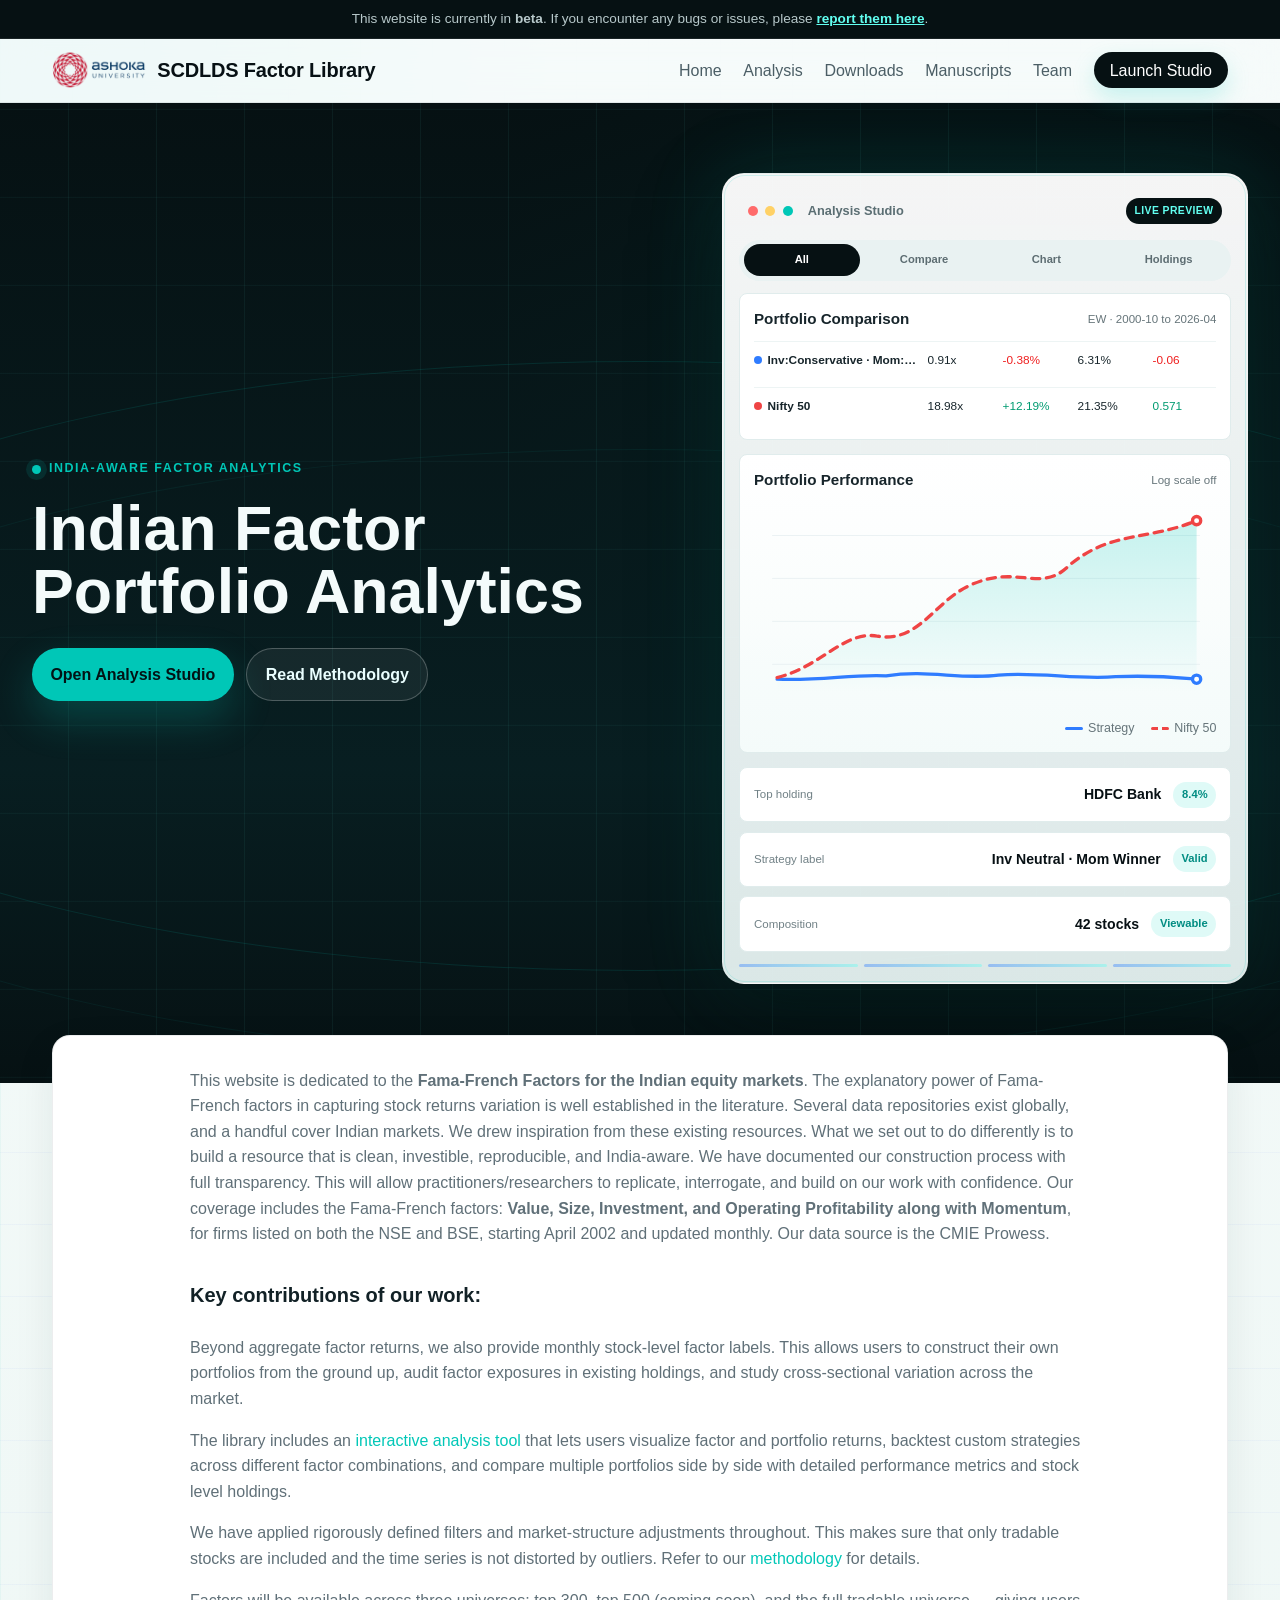
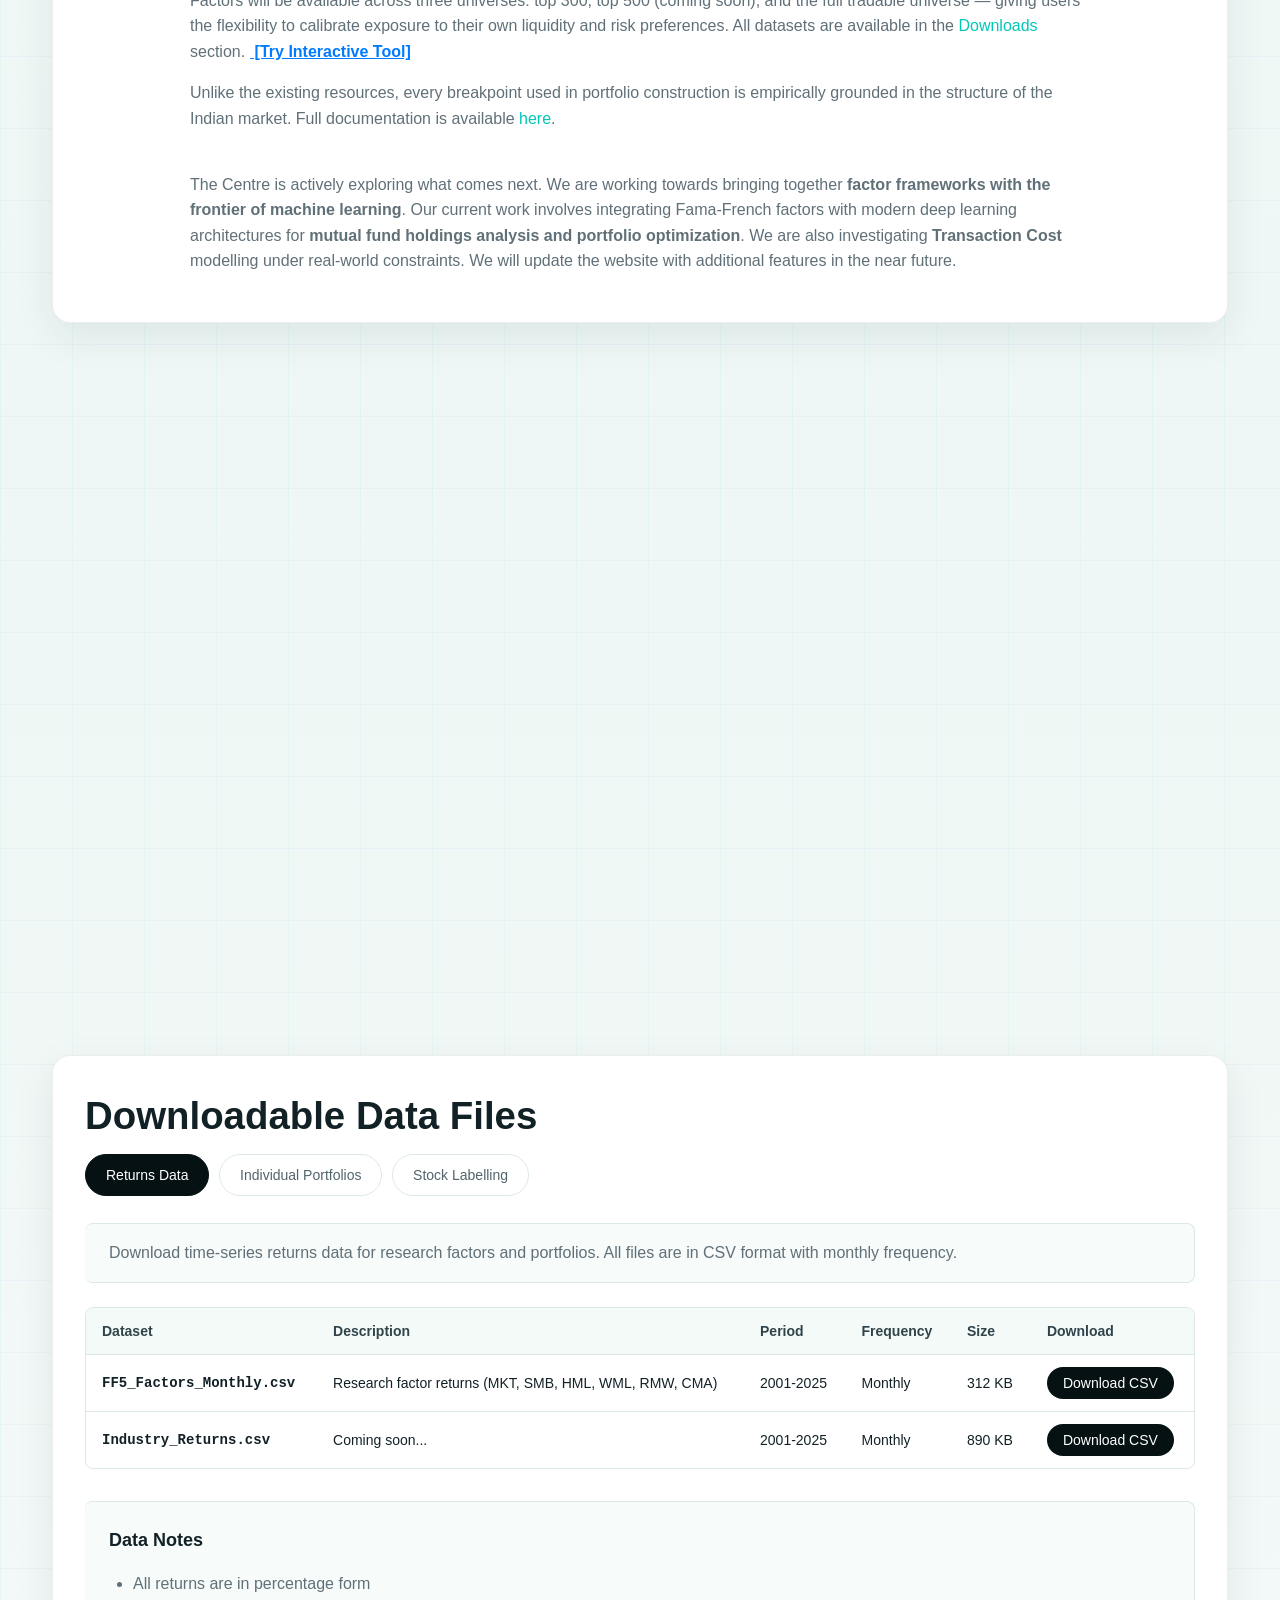
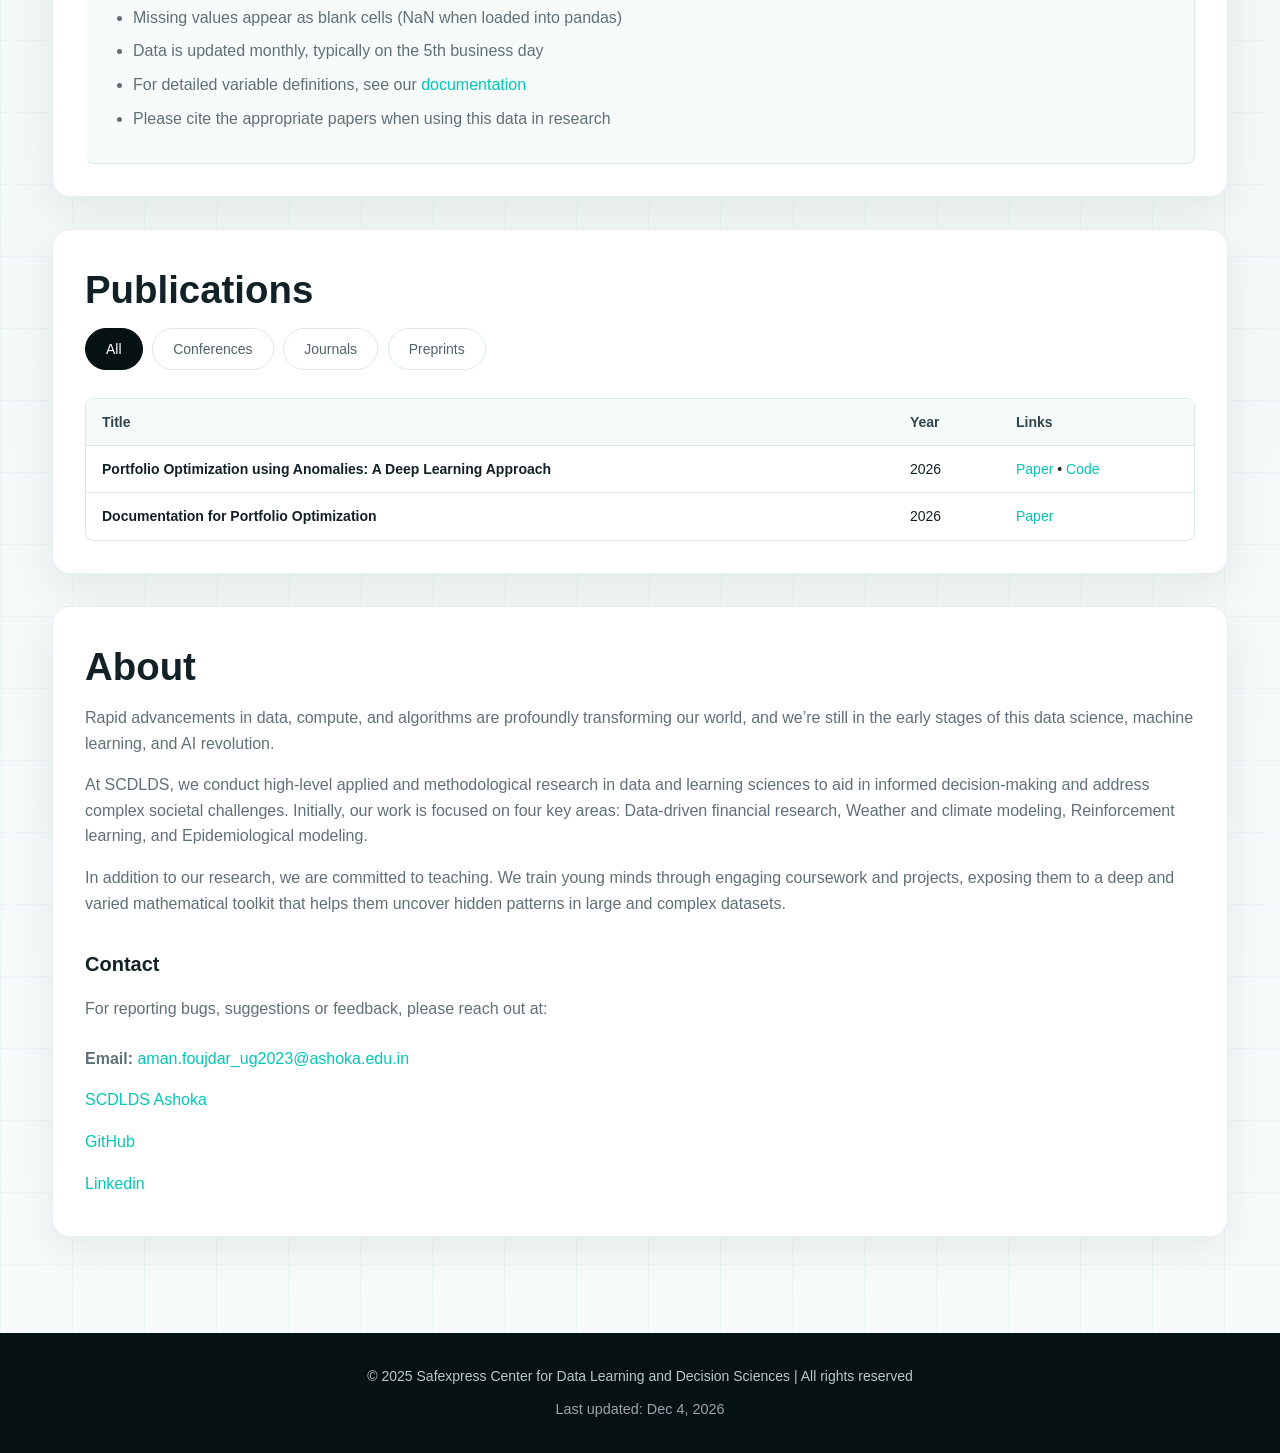
<file: index.html>
<!DOCTYPE html>
<html lang="en">

<head>
    <meta charset="UTF-8">
    <meta name="viewport" content="width=device-width, initial-scale=1.0">
    <title>Indian Factor Portfolio Analytics | SCDLDS</title>
    <link rel="icon" href="Data/scdlds_ashoka_logo.jpeg">
    <link rel="stylesheet" href="styles.css">
</head>

<body>
    <div class="beta-banner">
        This website is currently in <strong>beta</strong>. If you encounter any bugs or issues, please <a
            href="mailto:aman.foujdar_ug2023@ashoka.edu.in">report them here</a>.
    </div>
    <nav class="navbar">
        <div class="nav-container">
            <div class="logo">
                <img src="Data/Ashoka-opt-logo.webp" alt="Ashoka University"
                    style="height: 36px; vertical-align: middle; margin-right: 10px;">
                <span>SCDLDS Factor Library</span>
            </div>
            <button class="nav-toggle" aria-label="Toggle menu">
                <span></span><span></span><span></span>
            </button>
            <ul class="nav-menu">
                <li><a href="index.html">Home</a></li>
                <li><a href="backtester.html">Analysis</a></li>
                <li><a href="#downloads">Downloads</a></li>
                <li><a href="working_paper.html">Manuscripts</a></li>
                <li><a href="team.html">Team</a></li>
                <li><a href="backtester.html" class="nav-cta">Launch Studio</a></li>
            </ul>
        </div>
    </nav>

    <header class="hero">
        <div class="hero-content">
            <div class="hero-copy">
                <span class="eyebrow">India-aware factor analytics</span>
                <h1>Indian Factor Portfolio Analytics</h1>
                <div class="hero-actions">
                    <a class="primary-btn" href="backtester.html">Open Analysis Studio</a>
                    <a class="secondary-btn" href="#documentation">Read Methodology</a>
                </div>
            </div>
            <div class="hero-visual" aria-label="Portfolio analytics dashboard preview">
                <div class="visual-shell" data-focus="all">
                    <div class="visual-toolbar">
                        <span></span><span></span><span></span>
                        <strong>Analysis Studio</strong>
                        <em class="visual-status">Live preview</em>
                    </div>
                    <div class="visual-mode-controls" aria-label="Preview focus controls">
                        <button class="visual-mode active" type="button" data-preview="all"
                            onclick="setVisualPreview('all')">All</button>
                        <button class="visual-mode" type="button" data-preview="comparison"
                            onclick="setVisualPreview('comparison')">Compare</button>
                        <button class="visual-mode" type="button" data-preview="performance"
                            onclick="setVisualPreview('performance')">Chart</button>
                        <button class="visual-mode" type="button" data-preview="holdings"
                            onclick="setVisualPreview('holdings')">Holdings</button>
                    </div>
                    <div class="visual-comparison visual-panel" data-panel="comparison">
                        <div class="visual-head">
                            <strong>Portfolio Comparison</strong>
                            <span>EW · 2000-10 to 2026-04</span>
                        </div>
                        <div class="visual-row">
                            <b><i class="dot blue"></i>Inv:Conservative · Mom:Winner</b>
                            <span>0.91x</span>
                            <em class="loss">-0.38%</em>
                            <span>6.31%</span>
                            <em class="loss">-0.06</em>
                        </div>
                        <div class="visual-row">
                            <b><i class="dot red"></i>Nifty 50</b>
                            <span>18.98x</span>
                            <em class="gain">+12.19%</em>
                            <span>21.35%</span>
                            <em class="gain">0.571</em>
                        </div>
                    </div>
                    <div class="visual-performance visual-panel" data-panel="performance">
                        <div class="visual-head">
                            <strong>Portfolio Performance</strong>
                            <span>Log scale off</span>
                        </div>
                        <svg viewBox="0 0 560 250" role="img" aria-label="Portfolio performance line chart">
                            <defs>
                                <linearGradient id="chartFill" x1="0" x2="0" y1="0" y2="1">
                                    <stop offset="0%" stop-color="#00c7b7" stop-opacity="0.22" />
                                    <stop offset="100%" stop-color="#00c7b7" stop-opacity="0" />
                                </linearGradient>
                            </defs>
                            <path class="grid" d="M22 36H540M22 88H540M22 140H540M22 192H540" />
                            <path class="benchmark-fill"
                                d="M28 208 C80 196,110 150,150 158 C198 166,218 118,258 98 C318 68,346 108,382 72 C432 30,478 42,536 18 L536 226 L28 226Z" />
                            <path class="portfolio-line"
                                d="M28 210 C84 212,116 204,160 206 C210 198,250 211,296 205 C346 201,392 211,438 207 C486 205,512 208,536 210" />
                            <path class="benchmark-line"
                                d="M28 208 C80 196,110 150,150 158 C198 166,218 118,258 98 C318 68,346 108,382 72 C432 30,478 42,536 18" />
                            <circle class="chart-marker marker-blue" cx="536" cy="210" r="5" />
                            <circle class="chart-marker marker-red" cx="536" cy="18" r="5" />
                        </svg>
                        <div class="visual-legend"><span><i class="line blue"></i>Strategy</span><span><i
                                    class="line red"></i>Nifty 50</span></div>
                    </div>
                    <div class="visual-table visual-panel" data-panel="holdings">
                        <div><span>Top holding</span><b>HDFC Bank</b><em>8.4%</em></div>
                        <div><span>Strategy label</span><b>Inv Neutral · Mom Winner</b><em>Valid</em></div>
                        <div><span>Composition</span><b>42 stocks</b><em>Viewable</em></div>
                    </div>
                    <div class="visual-signal" aria-hidden="true">
                        <span></span><span></span><span></span><span></span>
                    </div>
                </div>
            </div>
        </div>
    </header>

    <main class="container">
        <section class="section">
            <div class="about-content" style="max-width: 900px; margin: 0 auto;">
                <p>This website is dedicated to the <strong>Fama-French Factors for the Indian equity markets</strong>.
                    The
                    explanatory power of Fama-French factors in capturing stock returns variation is well established in
                    the
                    literature. Several data repositories exist globally, and a handful cover Indian markets. We drew
                    inspiration from these existing resources. What we set out to do differently is to build a resource
                    that
                    is clean, investible, reproducible, and India-aware. We have documented our construction process
                    with
                    full transparency. This will allow practitioners/researchers to replicate, interrogate, and build on
                    our
                    work with confidence. Our coverage includes the Fama-French factors: <strong>Value, Size,
                        Investment,
                        and Operating Profitability along with Momentum</strong>, for firms listed on both the NSE and
                    BSE,
                    starting April 2002 and updated monthly. Our data source is the CMIE Prowess.</p>

                <h3>Key contributions of our work:</h3>
                <ul class="contact-list" style="margin-bottom: 2rem;">
                    <li>Beyond aggregate factor returns, we also provide monthly stock-level
                        factor labels. This allows users to construct their own portfolios from the ground up, audit
                        factor
                        exposures in existing holdings, and study cross-sectional variation across the market.</li>
                    <li>The library includes an <a href="backtester.html" class="link">interactive analysis tool</a>
                        that lets users visualize factor and portfolio
                        returns, backtest custom strategies across different factor combinations, and compare multiple
                        portfolios side by side with detailed performance metrics and stock level holdings.</li>
                    <li>We have applied rigorously defined filters and market-structure
                        adjustments throughout. This makes sure that only tradable stocks are included and the time
                        series
                        is not distorted by outliers. Refer to our <a href="Data/Papers/SCDLDS__Code_Doc (1).pdf"
                            class="link">methodology</a> for details.</li>
                    <li>Factors will be available across three universes: top 300, top 500
                        (coming soon), and the full tradable universe — giving users the flexibility to calibrate
                        exposure
                        to their own liquidity and risk preferences. All datasets are available in the <a
                            href="#downloads" class="link">Downloads</a> section.<a href="backtester.html"
                            style="font-weight: bold; color: rgb(0, 123, 255); margin-left: 5px;"> [Try Interactive
                            Tool]</a></li>
                    <li>Unlike the existing resources, every breakpoint used in portfolio
                        construction is empirically grounded in the structure of the Indian market. Full documentation
                        is
                        available <a href="Data/Papers/SCDLDS__Code_Doc (1).pdf" class="link">here</a>.</li>
                </ul>
                <p>The Centre is actively exploring what comes next. We are working towards bringing together <strong>
                        factor frameworks with the frontier of machine learning</strong>. Our current work involves
                    integrating Fama-French factors with modern deep learning architectures for <strong> mutual fund
                        holdings analysis and portfolio optimization</strong>. We are also investigating
                    <strong>Transaction
                        Cost</strong> modelling under real-world constraints. We will update the website with additional
                    features in the near future.
                </p>
            </div>
        </section>


        <section id="factors" class="section">
            <div class="section-kicker">Latest factor snapshot</div>
            <h2 class="section-title">Research Factors & Portfolios</h2>

            <div class="tabs" style="display: flex; align-items: center; flex-wrap: wrap; gap: 0.5rem; justify-content: space-between;">
                <div style="display: flex; gap: 0.5rem; flex-wrap: wrap;">
                    <button class="tab-btn active" data-tab="factors">Research Factors</button>
                    <button class="tab-btn" data-tab="bookmarket">Size & Book-to-Market</button>
                    <button class="tab-btn" data-tab="profitability">Size & Operating Profitability</button>
                    <button class="tab-btn" data-tab="investment">Size & Investment</button>
                    <button class="tab-btn" data-tab="momentum">Momentum</button>
                </div>
                <a href="backtester.html" class="nav-cta" style="text-decoration: none; padding: 0.5rem 1rem; border-radius: 0.25rem;">Launch Interactive Tool</a>
            </div>

            <!-- Research Factors Tab -->
            <div class="tab-content active" data-content="factors">
                <div class="factor-tables">
                    <!-- 5 Research Factors + Momentum -->
                    <div class="factor-group">
                        <h3 class="factor-title">5 Research Factors + Momentum</h3>
                        <div class="table-container">
                            <table class="data-table factor-table" id="dynamic-factor-table">
                                <thead id="dynamic-factor-thead">
                                    <tr>
                                        <th></th>
                                        <th>March 2026</th>
                                        <th>Last 3 Months</th>
                                        <th>Last 12 Months</th>
                                    </tr>
                                </thead>
                                <tbody id="dynamic-factor-tbody">
                                    <tr>
                                        <td class="factor-name">
                                            <span class="factor-tooltip-trigger" tabindex="0"
                                                data-tooltip="Rm-Rf = Market Risk Premium. Measures the excess return of the market portfolio over the risk-free rate.">
                                                Rm-Rf (Using Nifty 500)
                                            </span>
                                        </td>
                                        <td class="positive">-8.17</td>
                                        <td class="negative">4.53</td>
                                        <td class="positive">-4.89</td>
                                    </tr>
                                    <tr>
                                        <td class="factor-name">
                                            <span class="factor-tooltip-trigger" tabindex="0"
                                                data-tooltip="SMB = Small Minus Big. Measures the size factor: small-cap stocks minus large-cap stocks.">
                                                SMB
                                            </span>
                                        </td>
                                        <td class="negative">-35.25</td>
                                        <td class="negative">-31.70</td>
                                        <td class="positive">-19.59</td>
                                    </tr>
                                    <tr>
                                        <td class="factor-name">
                                            <span class="factor-tooltip-trigger" tabindex="0"
                                                data-tooltip="HML = High Minus Low. Measures the value factor: high book-to-market stocks minus low book-to-market stocks.">
                                                HML
                                            </span>
                                        </td>
                                        <td class="negative">24.15</td>
                                        <td class="negative">6.49</td>
                                        <td class="negative">11.38</td>
                                    </tr>
                                    <tr>
                                        <td class="factor-name">
                                            <span class="factor-tooltip-trigger" tabindex="0"
                                                data-tooltip="WML = Winners Minus Losers. Measures the momentum factor: past winners minus past losers.">
                                                WML
                                            </span>
                                        </td>
                                        <td class="positive">16.46</td>
                                        <td class="positive">37.09</td>
                                        <td class="positive">-5.53</td>
                                    </tr>
                                    <tr>
                                        <td class="factor-name">
                                            <span class="factor-tooltip-trigger" tabindex="0"
                                                data-tooltip="RMW = Robust Minus Weak. Measures the profitability factor: firms with robust profitability minus weak profitability firms.">
                                                RMW
                                            </span>
                                        </td>
                                        <td class="positive">1.80</td>
                                        <td class="positive">6.22</td>
                                        <td class="positive">3.17</td>
                                    </tr>
                                    <tr>
                                        <td class="factor-name">
                                            <span class="factor-tooltip-trigger" tabindex="0"
                                                data-tooltip="CMA = Conservative Minus Aggressive. Measures the investment factor: firms with conservative investment minus aggressive investment.">
                                                CMA
                                            </span>
                                        </td>
                                        <td class="positive">0.34</td>
                                        <td class="negative">-2.09</td>
                                        <td class="positive">1.29</td>
                                    </tr>
                                </tbody>
                            </table>
                        </div>
                    </div>
                </div>
            </div>

            <!-- Size and Book-to-Market Tab -->
            <div class="tab-content" data-content="bookmarket">
                <div class="factor-group">
                    <h3 class="factor-title">Size and Book-to-Market Portfolios</h3>
                    <div class="table-container">
                        <table class="data-table factor-table">
                            <thead>
                                <tr>
                                    <th></th>
                                    <th>March 2026</th>
                                    <th>Last 3 Months</th>
                                    <th>Last 12 Months</th>
                                </tr>
                            </thead>
                            <tbody>
                                <tr>
                                    <td class="factor-name">Small Value</td>
                                    <td class="negative">-3.32</td>
                                    <td class="negative">-8.22</td>
                                    <td class="positive">1.39</td>
                                </tr>
                                <tr>
                                    <td class="factor-name">Small Neutral</td>
                                    <td class="negative">-1.60</td>
                                    <td class="negative">-7.84</td>
                                    <td class="positive">1.07</td>
                                </tr>
                                <tr>
                                    <td class="factor-name">Small Growth</td>
                                    <td class="negative">-0.37</td>
                                    <td class="negative">-7.54</td>
                                    <td class="positive">1.39</td>
                                </tr>
                                <tr class="separator-row">
                                    <td colspan="4"></td>
                                </tr>
                                <tr>
                                    <td class="factor-name">Big Value</td>
                                    <td class="positive">6.67</td>
                                    <td class="positive">-4.55</td>
                                    <td class="positive">0.61</td>
                                </tr>
                                <tr>
                                    <td class="factor-name">Big Neutral</td>
                                    <td class="positive">7.92</td>
                                    <td class="negative">-4.43</td>
                                    <td class="positive">1.01</td>
                                </tr>
                                <tr>
                                    <td class="factor-name">Big Growth</td>
                                    <td class="negative">6.35</td>
                                    <td class="negative">-5.00</td>
                                    <td class="positive">0.80</td>
                                </tr>
                            </tbody>
                        </table>
                    </div>
                </div>
            </div>

            <!-- Size and Operating Profitability Tab -->
            <div class="tab-content" data-content="profitability">
                <div class="factor-group">
                    <h3 class="factor-title">Size and Operating Profitability Portfolios</h3>
                    <div class="table-container">
                        <table class="data-table factor-table">
                            <thead>
                                <tr>
                                    <th></th>
                                    <th>March 2026</th>
                                    <th>Last 3 Months</th>
                                    <th>Last 12 Months</th>
                                </tr>
                            </thead>
                            <tbody>
                                <tr>
                                    <td class="factor-name">Small Robust</td>
                                    <td class="negative">-0.01</td>
                                    <td class="negative">-7.45</td>
                                    <td class="positive">1.45</td>
                                </tr>
                                <tr>
                                    <td class="factor-name">Small Neutral</td>
                                    <td class="negative">-2.12</td>
                                    <td class="negative">-8.28</td>
                                    <td class="positive">1.07</td>
                                </tr>
                                <tr>
                                    <td class="factor-name">Small Weak</td>
                                    <td class="negative">-3.25</td>
                                    <td class="negative">-7.83</td>
                                    <td class="positive">1.36</td>
                                </tr>
                            </tbody>
                        </table>
                    </div>
                </div>
            </div>
        </section>

        <section id="downloads" class="section">
            <h2 class="section-title">Downloadable Data Files</h2>

            <div class="tabs">
                <button class="tab-btn active" data-tab="returns">Returns Data</button>
                <button class="tab-btn" data-tab="portfolios">Individual Portfolios</button>
                <button class="tab-btn" data-tab="labelling">Stock Labelling</button>
            </div>

            <!-- Returns Data Tab -->
            <div class="tab-content active" data-content="returns">
                <div class="downloads-intro">
                    <p>Download time-series returns data for research factors and portfolios. All files are in CSV
                        format with monthly frequency.</p>
                </div>
                <div class="table-container">
                    <table class="data-table download-table">
                        <thead>
                            <tr>
                                <th>Dataset</th>
                                <th>Description</th>
                                <th>Period</th>
                                <th>Frequency</th>
                                <th>Size</th>
                                <th>Download</th>
                            </tr>
                        </thead>
                        <tbody>
                            <tr>
                                <td class="dataset-name">FF5_Factors_Monthly.csv</td>
                                <td>Research factor returns (MKT, SMB, HML, WML, RMW, CMA)</td>
                                <td>2001-2025</td>
                                <td>Monthly</td>
                                <td>312 KB</td>
                                <td><button class="download-btn"
                                        onclick="downloadFile('Data/Factor_Data/ff5.csv')">Download CSV</button></td>
                            </tr>
                            <tr>
                                <td class="dataset-name">Industry_Returns.csv</td>
                                <td>Coming soon...</td>
                                <td>2001-2025</td>
                                <td>Monthly</td>
                                <td>890 KB</td>
                                <td><button class="download-btn"
                                        onclick="downloadFile('Data/Factor_Data/finalMonthlyLabels_aman.csv')">Download
                                        CSV</button></td>
                            </tr>
                        </tbody>
                    </table>
                </div>
            </div>

            <!-- Individual Portfolios Tab -->
            <div class="tab-content" data-content="portfolios">
                <div class="downloads-intro">
                    <p>Download returns data for individual portfolios sorted by various characteristics. Files contain
                        detailed portfolio-level data.</p>
                </div>
                <div class="table-container">
                    <table class="data-table download-table">
                        <thead>
                            <tr>
                                <th>Dataset</th>
                                <th>Description</th>
                                <th>Period</th>
                                <th>Frequency</th>
                                <th>Size</th>
                                <th>Download</th>
                            </tr>
                        </thead>
                        <tbody>
                            <tr>
                                <td class="dataset-name">Size_BM_Portfolios.csv</td>
                                <td>6 Size x Book-to-Market portfolios (2x3)</td>
                                <td>2001-2025</td>
                                <td>Monthly</td>
                                <td>156 KB</td>
                                <td><button class="download-btn"
                                        onclick="downloadFile('Data/Factor_Data/BM_Size.csv')">Download CSV</button>
                                </td>
                            </tr>
                            <tr>
                                <td class="dataset-name">Size_OP_Portfolios.csv</td>
                                <td>6 Size x Operating Profitability portfolios (2x3)</td>
                                <td>2001-2025</td>
                                <td>Monthly</td>
                                <td>178 KB</td>
                                <td><button class="download-btn"
                                        onclick="downloadFile('Data/Factor_Data/OP_Size.csv')">Download CSV</button>
                                </td>
                            </tr>
                            <tr>
                                <td class="dataset-name">Size_INV_Portfolios.csv</td>
                                <td>6 Size x Investment portfolios (2x3)</td>
                                <td>2001-2025</td>
                                <td>Monthly</td>
                                <td>165 KB</td>
                                <td><button class="download-btn"
                                        onclick="downloadFile('Data/Factor_Data/INV_Size.csv')">Download CSV</button>
                                </td>
                            </tr>
                            <tr>
                                <td class="dataset-name">Momentum_Portfolios.csv</td>
                                <td>6 Size x Momentum (2-12 months) portfolios (2x3) </td>
                                <td>2001-2025</td>
                                <td>Monthly</td>
                                <td>234 KB</td>
                                <td><button class="download-btn"
                                        onclick="downloadFile('Data/Factor_Data/MOM_Size.csv')">Download CSV</button>
                                </td>
                            </tr>
                            <!-- <tr>
                                <td class="dataset-name">25_Size_BM_Portfolios.csv</td>
                                <td>25 Size x Book-to-Market portfolios (5x5)</td>
                                <td>2001-2025</td>
                                <td>Monthly</td>
                                <td>567 KB</td>
                                <td><button class="download-btn" onclick="downloadFile('25_Size_BM_Portfolios.csv')">Download CSV</button></td>
                            </tr> -->
                        </tbody>
                    </table>
                </div>
            </div>

            <!-- Stock Labelling Tab -->
            <div class="tab-content" data-content="labelling">
                <div class="downloads-intro">
                    <p>Download stock assignment data showing which stocks belong to which portfolios. Useful for
                        replicating portfolio construction.</p>
                </div>
                <div class="table-container">
                    <table class="data-table download-table">
                        <thead>
                            <tr>
                                <th>Dataset</th>
                                <th>Description</th>
                                <th>Period</th>
                                <th>Frequency</th>
                                <th>Size</th>
                                <th>Download</th>
                            </tr>
                        </thead>
                        <tbody>
                            <tr>
                                <td class="dataset-name">Stock_Assignments.csv</td>
                                <td>Stock label assignments to the portfolios</td>
                                <td>2001-2025</td>
                                <td>Annual</td>
                                <td>3.4 MB</td>
                                <td><button class="download-btn"
                                        onclick="downloadFile('Data/Factor_Data/finalMonthlyLabels_aman.csv')">Download
                                        CSV</button></td>
                            </tr>
                            <!-- <tr>
                                <td class="dataset-name">Stock_Assignments_Industry.csv</td>
                                <td>Stock to industry classification mapping (49 industries)</td>
                                <td>2001-2025</td>
                                <td>Monthly</td>
                                <td>8.7 MB</td>
                                <td><button class="download-btn" onclick="downloadFile('Stock_Assignments_Industry.csv')">Download CSV</button></td>
                            </tr>
                            <tr>
                                <td class="dataset-name">Breakpoints_Size_BM.csv</td>
                                <td>Historical breakpoints for Size and Book-to-Market</td>
                                <td>2001-2025</td>
                                <td>Annual</td>
                                <td>89 KB</td>
                                <td><button class="download-btn" onclick="downloadFile('Breakpoints_Size_BM.csv')">Download CSV</button></td>
                            </tr>
                            <tr>
                                <td class="dataset-name">Stock_Characteristics.csv</td>
                                <td>Comprehensive stock-level characteristics data</td>
                                <td>2001-2025</td>
                                <td>Monthly</td>
                                <td>15.2 MB</td>
                                <td><button class="download-btn" onclick="downloadFile('Stock_Characteristics.csv')">Download CSV</button></td>
                            </tr>
                            <tr>
                                <td class="dataset-name">Portfolio_Weights.csv</td>
                                <td>Value-weighted portfolio weights for all stocks</td>
                                <td>2001-2025</td>
                                <td>Monthly</td>
                                <td>12.8 MB</td>
                                <td><button class="download-btn" onclick="downloadFile('Portfolio_Weights.csv')">Download CSV</button></td>
                            </tr> -->
                        </tbody>
                    </table>
                </div>
            </div>

            <div class="download-notes">
                <h3>Data Notes</h3>
                <ul>
                    <li>All returns are in percentage form</li>
                    <li>Missing values appear as blank cells (NaN when loaded into pandas)</li>
                    <li>Data is updated monthly, typically on the 5th business day</li>
                    <li>For detailed variable definitions, see our <a href="Data/Papers/SCDLDS__Code_Doc (1).pdf"
                            class="link">documentation</a></li>
                    <li>Please cite the appropriate papers when using this data in research</li>
                </ul>
            </div>
        </section>

        <section id="publications" class="section">
            <h2 class="section-title">Publications</h2>

            <div class="tabs">
                <button class="tab-btn active" data-tab="all">All</button>
                <button class="tab-btn" data-tab="conferences">Conferences</button>
                <button class="tab-btn" data-tab="journals">Journals</button>
                <button class="tab-btn" data-tab="preprints">Preprints</button>
            </div>

            <div class="tab-content active" data-content="all">
                <div class="table-container">
                    <table class="data-table">
                        <thead>
                            <tr>
                                <th>Title</th>
                                <th>Year</th>
                                <th>Links</th>
                            </tr>
                        </thead>
                        <tbody id="publicationsTable">
                            <!-- Will be populated by JS -->
                        </tbody>
                    </table>
                </div>
            </div>

            <div class="tab-content" data-content="conferences">
                <div class="table-container">
                    <table class="data-table">
                        <thead>
                            <tr>
                                <th>Title</th>
                                <th>Year</th>
                                <th>Links</th>
                            </tr>
                        </thead>
                        <tbody id="conferencesTable">
                            <!-- Will be populated by JS -->
                        </tbody>
                    </table>
                </div>
            </div>

            <div class="tab-content" data-content="journals">
                <div class="table-container">
                    <table class="data-table">
                        <thead>
                            <tr>
                                <th>Title</th>
                                <th>Year</th>
                                <th>Links</th>
                            </tr>
                        </thead>
                        <tbody id="journalsTable">
                            <!-- Will be populated by JS -->
                        </tbody>
                    </table>
                </div>
            </div>

            <div class="tab-content" data-content="preprints">
                <div class="table-container">
                    <table class="data-table">
                        <thead>
                            <tr>
                                <th>Title</th>
                                <th>Year</th>
                                <th>Links</th>
                            </tr>
                        </thead>
                        <tbody id="preprintsTable">
                            <!-- Will be populated by JS -->
                        </tbody>
                    </table>
                </div>
            </div>
        </section>

        <!-- <section id="projects" class="section">
            <h2 class="section-title">Research Projects</h2>
            <div class="projects-grid">
                <div class="project-card">
                    <h3>Project Title 1</h3>
                    <p class="project-desc">Brief description of your research project and its key contributions to the field.</p>
                    <div class="project-meta">
                        <span class="badge">Active</span>
                        <span class="year">2024 - Present</span>
                    </div>
                </div>
                <div class="project-card">
                    <h3>Project Title 2</h3>
                    <p class="project-desc">Brief description of your research project and its key contributions to the field.</p>
                    <div class="project-meta">
                        <span class="badge completed">Completed</span>
                        <span class="year">2023</span>
                    </div>
                </div>
                <div class="project-card">
                    <h3>Project Title 3</h3>
                    <p class="project-desc">Brief description of your research project and its key contributions to the field.</p>
                    <div class="project-meta">
                        <span class="badge">Active</span>
                        <span class="year">2023 - Present</span>
                    </div>
                </div>
            </div>
        </section> -->

        <!-- <section id="talks" class="section">
            <h2 class="section-title">Talks & Presentations</h2>
            <div class="table-container">
                <table class="data-table">
                    <thead>
                        <tr>
                            <th>Title</th>
                            <th>Event</th>
                            <th>Location</th>
                            <th>Date</th>
                            <th>Resources</th>
                        </tr>
                    </thead>
                    <tbody id="talksTable">
                        <tr>
                            <td>Talk Title 1</td>
                            <td>Conference Name</td>
                            <td>City, Country</td>
                            <td>Dec 2024</td>
                            <td><a href="#" class="link">Slides</a></td>
                        </tr>
                        <tr>
                            <td>Talk Title 2</td>
                            <td>Workshop Name</td>
                            <td>City, Country</td>
                            <td>Nov 2024</td>
                            <td><a href="#" class="link">Slides</a> • <a href="#" class="link">Video</a></td>
                        </tr>
                    </tbody>
                </table>
            </div>
        </section> -->

        <section id="about" class="section">
            <h2 class="section-title">About</h2>
            <div class="about-content">
                <p>Rapid advancements in data, compute, and algorithms are profoundly transforming our world, and we’re
                    still in the early stages of this data science, machine learning, and AI revolution.</p>
                <p>At SCDLDS, we conduct high-level applied and methodological research in data and learning sciences to
                    aid in informed decision-making and address complex societal challenges. Initially, our work is
                    focused on four key areas: ⁠Data-driven financial research, ⁠Weather and climate modeling,
                    Reinforcement learning, and Epidemiological modeling.</p>
                <p>In addition to our research, we are committed to teaching. We train young minds through engaging
                    coursework and projects, exposing them to a deep and varied mathematical toolkit that helps them
                    uncover hidden patterns in large and complex datasets.</p>

                <h3>Contact</h3>
                <p>For reporting bugs, suggestions or feedback, please reach out at:</p>
                <ul class="contact-list">
                    <li><b>Email:</b> <a href="mailto:aman.foujdar_ug2023@ashoka.edu.in"
                            class="link">aman.foujdar_ug2023@ashoka.edu.in</a></li>
                    <li><a href="https://www.ashoka.edu.in/page/centre-for-data-learning-and-decision-sciences-cdlds/"
                            class="link">SCDLDS Ashoka</a></li>
                    <li><a href="https://github.com/factorboosting" class="link">GitHub</a></li>
                    <li><a href="https://www.linkedin.com/company/scdlds-ashoka/posts/?feedView=all"
                            class="link">Linkedin</a></li>
                </ul>
            </div>
        </section>
    </main>

    <footer class="footer">
        <div class="footer-content">
            <p>&copy; 2025 Safexpress Center for Data Learning and Decision Sciences | All rights reserved</p>
            <p style="margin-top: 10px; font-size: 0.9rem; color: #a1a1aa;">Last updated: <span id="lastUpdated"></span></p>
        </div>
    </footer>

    <script>
        (function () {
            var toggle = document.querySelector('.nav-toggle');
            var menu = document.querySelector('.nav-menu');
            if (toggle && menu) {
                toggle.addEventListener('click', function () {
                    toggle.classList.toggle('open');
                    menu.classList.toggle('open');
                });
                menu.querySelectorAll('a').forEach(function (link) {
                    link.addEventListener('click', function () {
                        toggle.classList.remove('open');
                        menu.classList.remove('open');
                    });
                });
                document.addEventListener('click', function (event) {
                    if (!toggle.contains(event.target) && !menu.contains(event.target)) {
                        toggle.classList.remove('open');
                        menu.classList.remove('open');
                    }
                });
            }
        })();
    </script>

    <script src="script.js"></script>
</body>

</html>
</file>
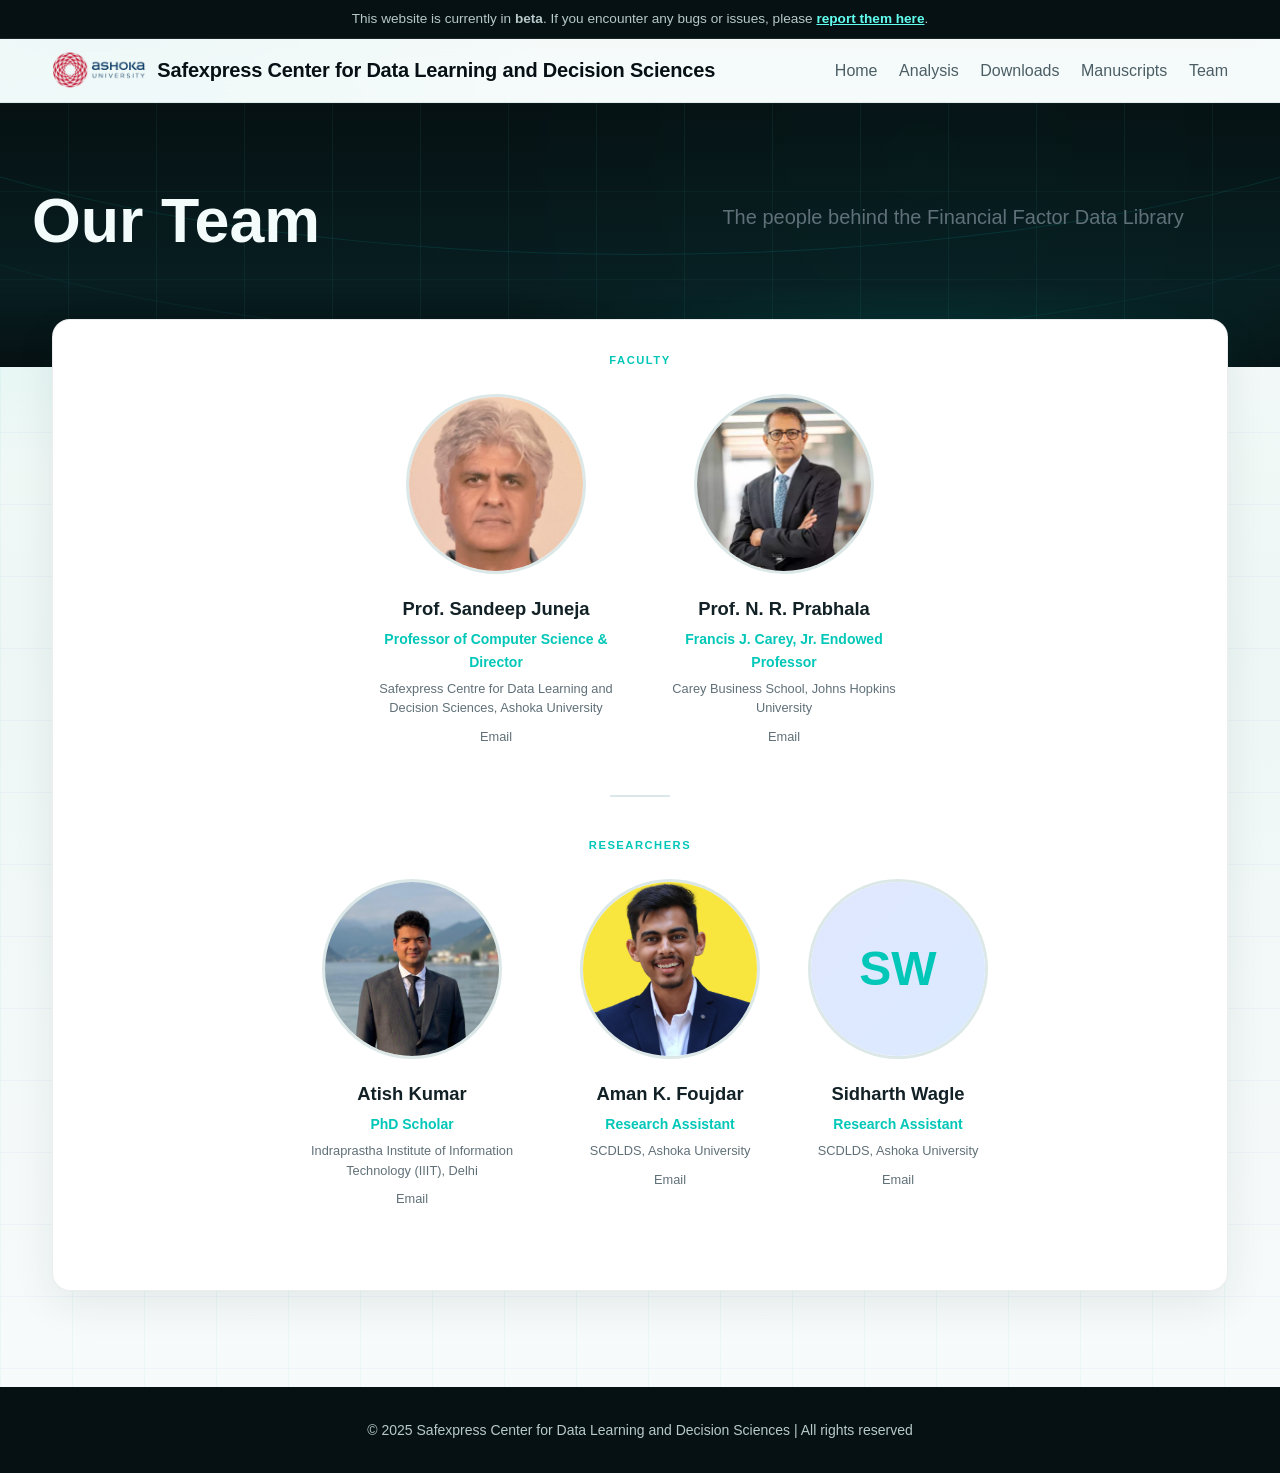
<file: team.html>
<!DOCTYPE html>
<html lang="en">
<head>
    <meta charset="UTF-8">
    <meta name="viewport" content="width=device-width, initial-scale=1.0">
    <title>Team | SCDLDS @ Ashoka</title>
    <link rel="icon" href="Data/scdlds_ashoka_logo.jpeg">
    <link rel="stylesheet" href="styles.css">
    <style>
        .team-section-label {
            font-size: 0.7rem;
            font-weight: 700;
            letter-spacing: 1.5px;
            text-transform: uppercase;
            color: var(--primary-color);
            margin-bottom: 1.5rem;
            text-align: center;
        }

        .team-row {
            display: flex;
            justify-content: center;
            gap: 3rem;
            flex-wrap: wrap;
            margin-bottom: 3rem;
        }

        .team-card {
            display: flex;
            flex-direction: column;
            align-items: center;
            text-align: center;
            max-width: 240px;
            transition: transform 0.25s ease;
        }

        .team-card:hover {
            transform: translateY(-4px);
        }

        .team-photo-wrap {
            width: 180px;
            height: 180px;
            border-radius: 50%;
            overflow: hidden;
            margin-bottom: 1.25rem;
            border: 3px solid var(--border-color);
            background-color: var(--bg-light);
            transition: border-color 0.25s ease, box-shadow 0.25s ease;
        }

        .team-card:hover .team-photo-wrap {
            border-color: var(--primary-color);
            box-shadow: 0 8px 24px rgba(37, 99, 235, 0.15);
        }

        .team-photo-wrap img {
            width: 100%;
            height: 100%;
            object-fit: cover;
            display: block;
        }

        /* Placeholder when no image is available */
        .team-photo-placeholder {
            width: 100%;
            height: 100%;
            display: flex;
            align-items: center;
            justify-content: center;
            background: linear-gradient(135deg, #e0e7ff 0%, #dbeafe 100%);
            color: var(--primary-color);
            font-size: 3rem;
            font-weight: 700;
        }

        .team-name {
            font-size: 1.15rem;
            font-weight: 700;
            color: var(--text-primary);
            margin-bottom: 0.3rem;
        }

        .team-role {
            font-size: 0.875rem;
            color: var(--primary-color);
            font-weight: 600;
            margin-bottom: 0.35rem;
        }

        .team-affiliation {
            font-size: 0.8rem;
            color: var(--text-secondary);
            line-height: 1.5;
        }

        .team-links {
            margin-top: 0.6rem;
            display: flex;
            gap: 0.75rem;
            justify-content: center;
        }

        .team-links a {
            color: var(--text-secondary);
            font-size: 0.8rem;
            text-decoration: none;
            font-weight: 500;
            transition: color 0.2s;
        }

        .team-links a:hover {
            color: var(--primary-color);
        }

        .team-divider {
            width: 60px;
            height: 2px;
            background: var(--border-color);
            margin: 0 auto 2.5rem;
        }

        @media (max-width: 600px) {
            .team-row {
                gap: 2rem;
            }
            .team-photo-wrap {
                width: 140px;
                height: 140px;
            }
        }
    </style>
</head>
<body>
    <div class="beta-banner">
        This website is currently in <strong>beta</strong>. If you encounter any bugs or issues, please <a href="mailto:aman.foujdar_ug2023@ashoka.edu.in">report them here</a>.
    </div>
    <nav class="navbar">
            <div class="nav-container">
                <div class="logo">
                    <img src="Data/Ashoka-opt-logo.webp" alt="Ashoka University" style="height: 36px; vertical-align: middle; margin-right: 10px;">
                    Safexpress Center for Data Learning and Decision Sciences
                </div>
                <button class="nav-toggle" aria-label="Toggle menu">
                    <span></span><span></span><span></span>
                </button>
                <ul class="nav-menu">
                    <li><a href="index.html">Home</a></li>
                    <li><a href="backtester.html">Analysis</a></li>
                    <li><a href="index.html#downloads">Downloads</a></li>
                    <li><a href="working_paper.html">Manuscripts</a></li>
                    <li><a href="team.html">Team</a></li>
                </ul>
            </div>
        </nav>

    <header class="hero">
        <div class="hero-content">
            <h1>Our Team</h1>
            <p class="subtitle">The people behind the Financial Factor Data Library</p>
        </div>
    </header>

    <main class="container">
        <section class="section">
            <!-- Faculty -->
            <div class="team-section-label">Faculty</div>
            <div class="team-row">
                <div class="team-card">
                    <div class="team-photo-wrap">
                        <img src="Data/Team/juneja.jpeg" alt="Sandeep Juneja">
                    </div>
                    <div class="team-name">Prof. Sandeep Juneja</div>
                    <div class="team-role">Professor of Computer Science & Director</div>
                    <div class="team-affiliation">Safexpress Centre for Data Learning and Decision Sciences, Ashoka University</div>
                    <div class="team-links">
                        <a href="mailto:sandeep.juneja@ashoka.edu.in" class="link">Email</a>
                    </div>
                </div>

                <div class="team-card">
                    <div class="team-photo-wrap">
                        <img src="Data/Team/prabhala.jpeg" alt="N Prabhala">
                    </div>
                    <div class="team-name">Prof. N. R. Prabhala</div>
                    <div class="team-role">Francis J. Carey, Jr. Endowed Professor</div>
                    <div class="team-affiliation">Carey Business School, Johns Hopkins University</div>
                    <div class="team-links">
                        <a href="mailto:prabhala@jhu.edu" class="link">Email</a>
                    </div>
                </div>
            </div>

            <div class="team-divider"></div>

            <!-- Researchers -->
            <div class="team-section-label">Researchers</div>
            <div class="team-row">
                <div class="team-card">
                    <div class="team-photo-wrap">
                        <img src="Data/Team/atish.jpeg" alt="Atish Kumar">
                    </div>
                    <div class="team-name">Atish Kumar</div>
                    <div class="team-role">PhD Scholar</div>
                    <div class="team-affiliation">Indraprastha Institute of Information Technology (IIIT), Delhi</div>
                    <div class="team-links">
                        <a href="mailto:atishk@iiitd.ac.in" class="link">Email</a>
                    </div>
                </div>

                <div class="team-card">
                    <div class="team-photo-wrap">
                        <img src="Data/Team/foujdar.jpeg" alt="Aman Foujdar">
                    </div>
                    <div class="team-name">Aman K. Foujdar</div>
                    <div class="team-role">Research Assistant</div>
                    <div class="team-affiliation">SCDLDS, Ashoka University</div>
                    <div class="team-links">
                        <a href="mailto:aman.foujdar_ug2023@ashoka.edu.in" class="link">Email</a>
                    </div>
                </div>

                <div class="team-card">
                    <div class="team-photo-wrap">
                        <div class="team-photo-placeholder">SW</div>
                    </div>
                    <div class="team-name">Sidharth Wagle</div>
                    <div class="team-role">Research Assistant</div>
                    <div class="team-affiliation">SCDLDS, Ashoka University</div>
                    <div class="team-links">
                        <a href="mailto:sidharth.wagle_ug25@ashoka.edu.in" class="link">Email</a>
                    </div>
                </div>
            </div>
        </section>
    </main>

    <footer class="footer">
        <div class="footer-content">
            <p>&copy; 2025 Safexpress Center for Data Learning and Decision Sciences | All rights reserved</p>
        </div>
    </footer>

    <script>
        (function() {
            var toggle = document.querySelector('.nav-toggle');
            var menu = document.querySelector('.nav-menu');
            if (toggle && menu) {
                toggle.addEventListener('click', function() {
                    toggle.classList.toggle('open');
                    menu.classList.toggle('open');
                });
                menu.querySelectorAll('a').forEach(function(link) {
                    link.addEventListener('click', function() {
                        toggle.classList.remove('open');
                        menu.classList.remove('open');
                    });
                });
            }
        })();
        </script>
</body>
</html>
</file>
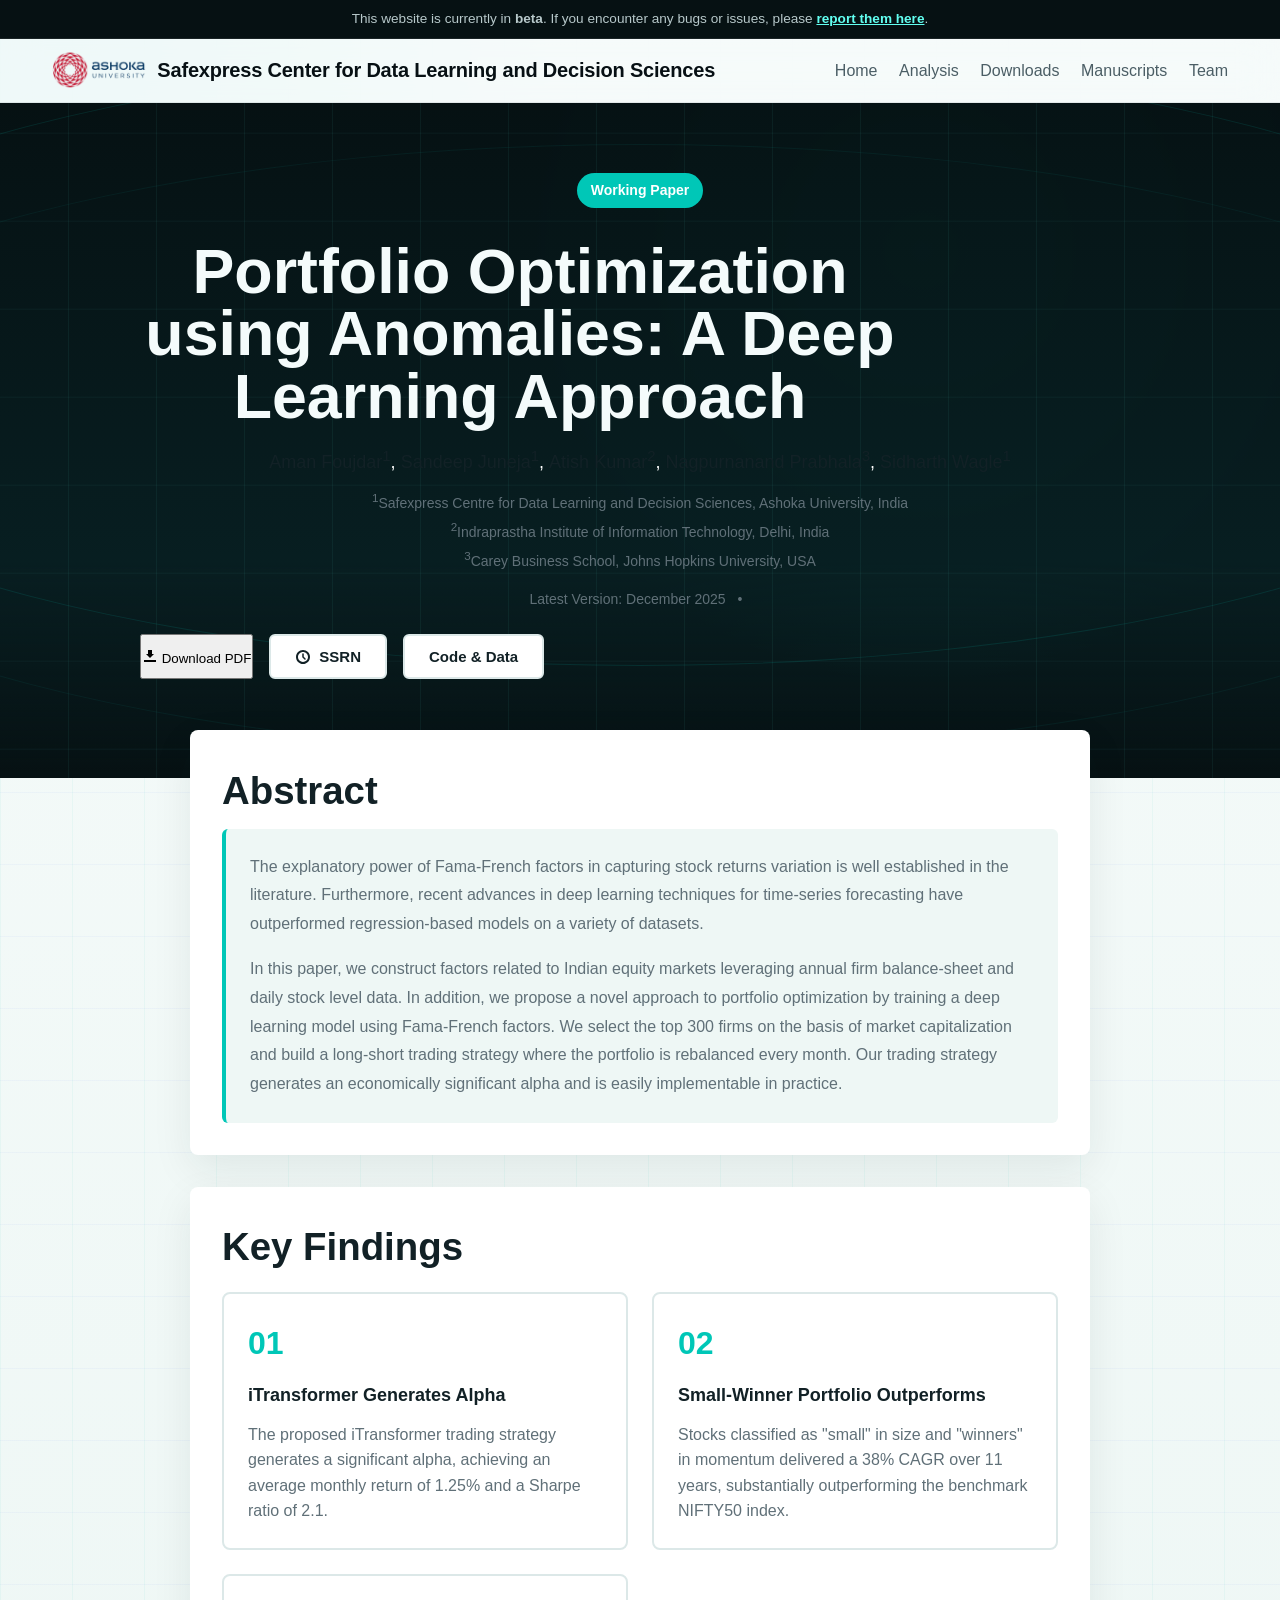
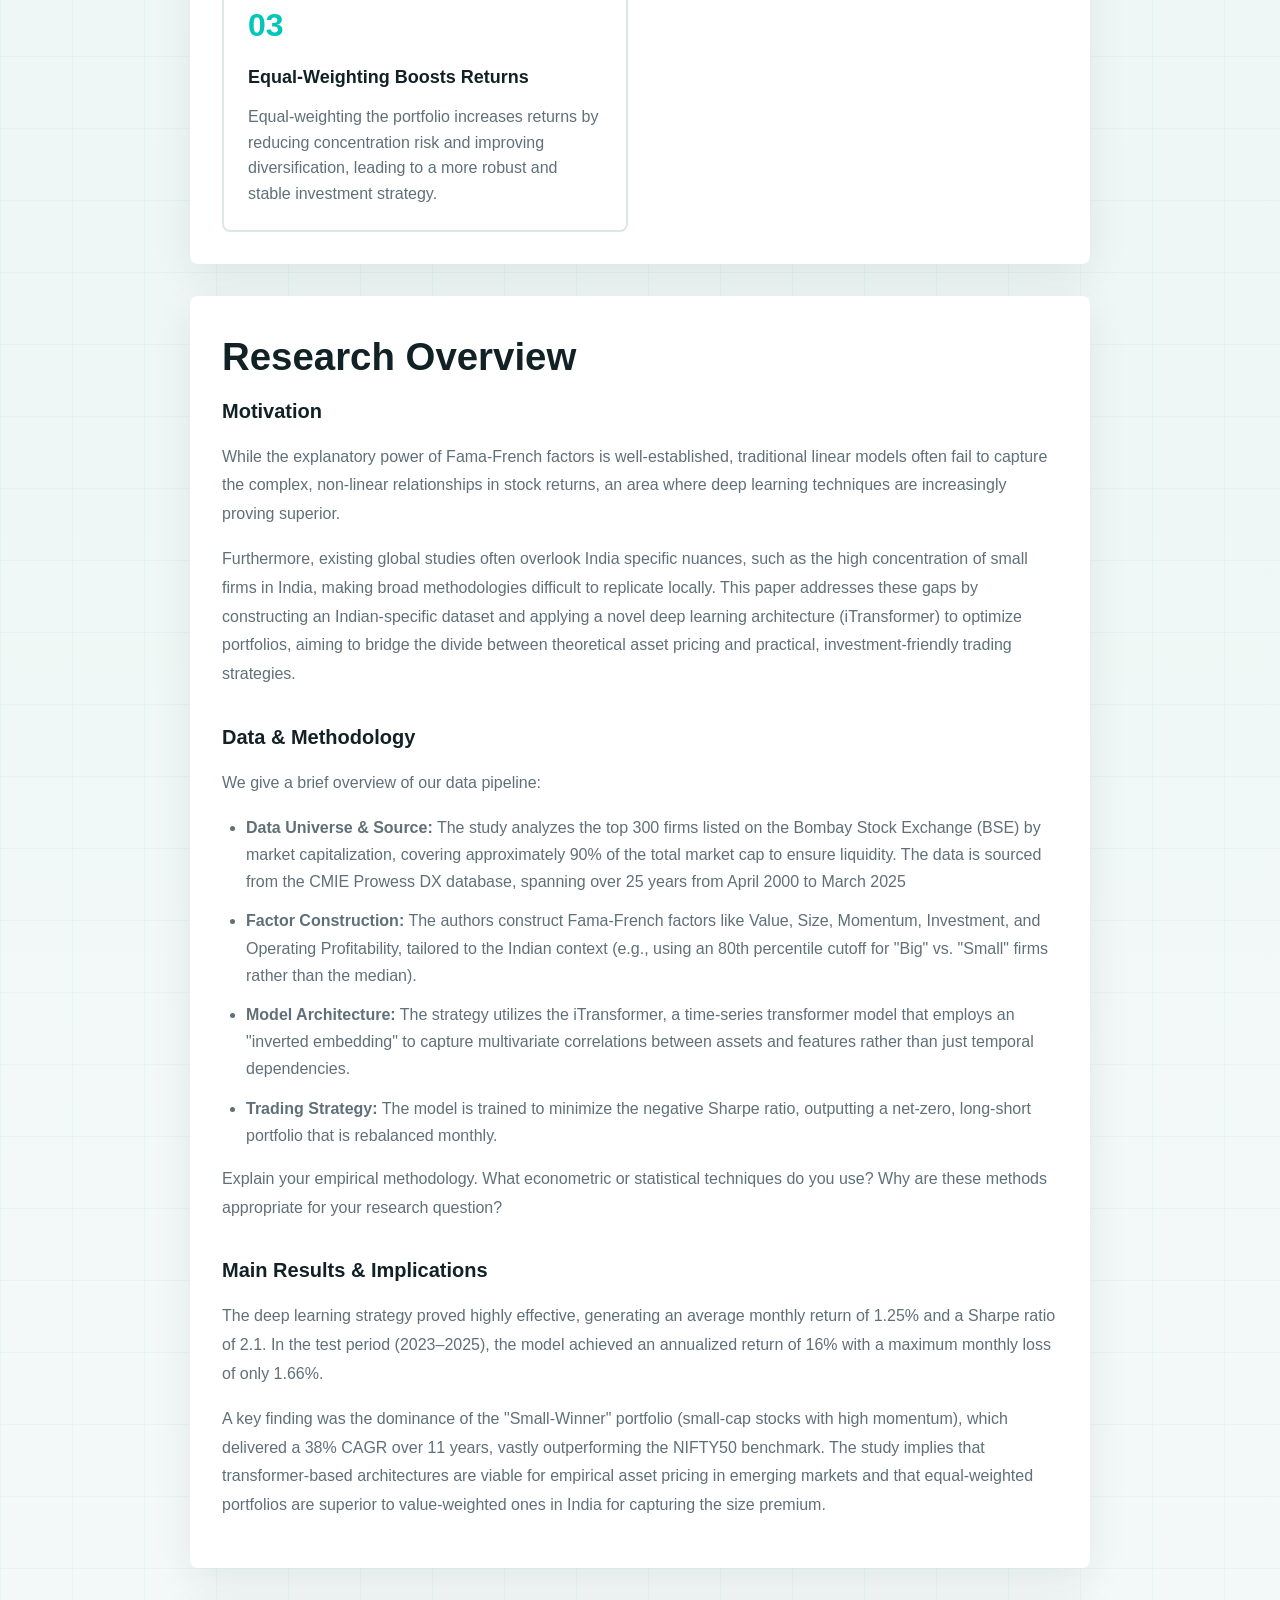
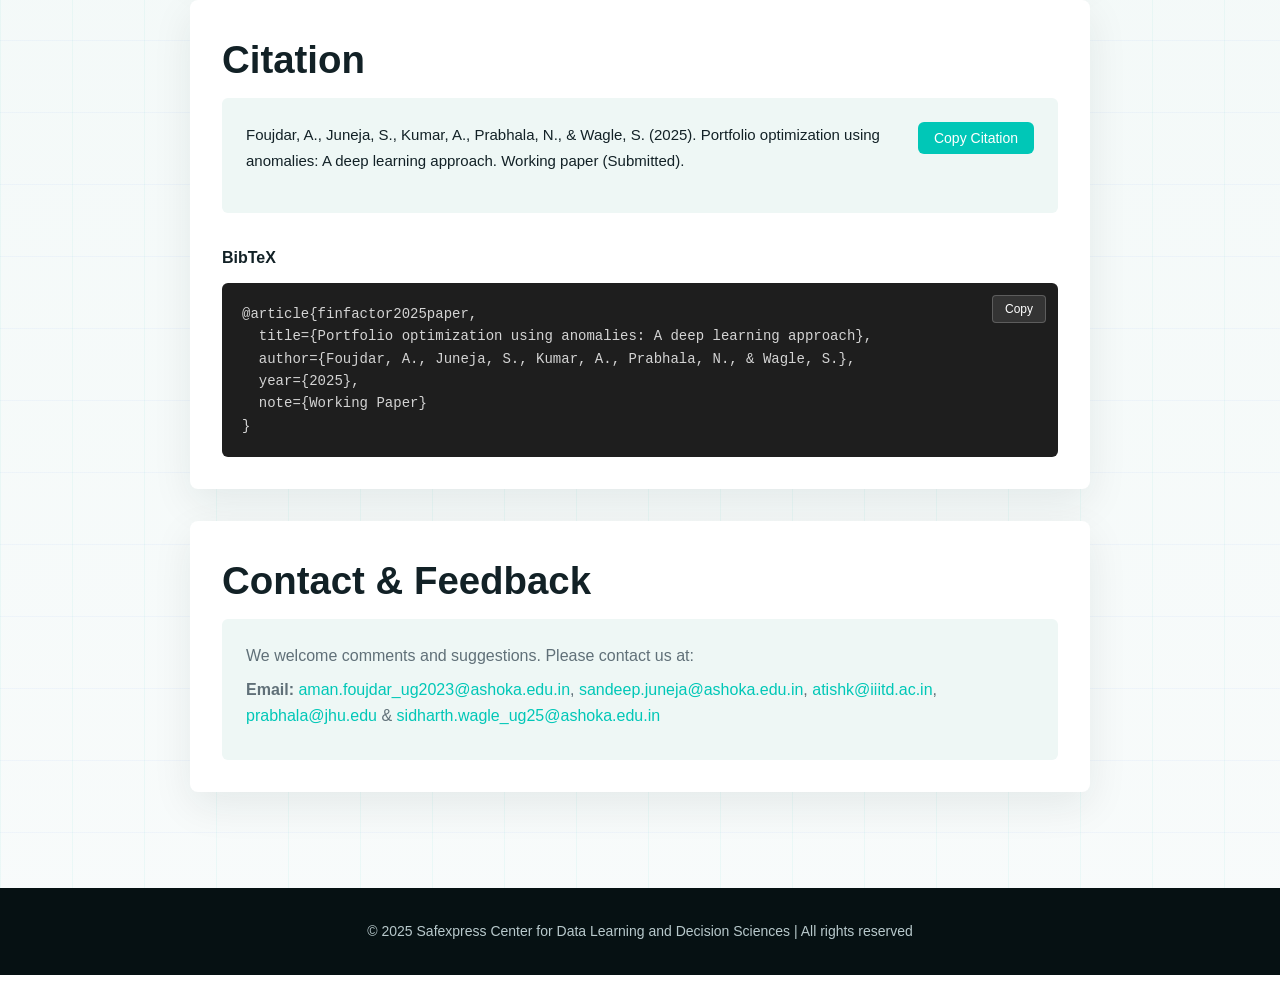
<file: working_paper.html>
<!-- working-paper.html -->
<!DOCTYPE html>
<html lang="en">
<head>
    <meta charset="UTF-8">
    <meta name="viewport" content="width=device-width, initial-scale=1.0">
    <title>Working Paper | Factor Research Data Library</title>
    <link rel="icon" href="Data/scdlds_ashoka_logo.jpeg">
    <link rel="stylesheet" href="styles.css">
</head>
<body>
    <div class="beta-banner">
        This website is currently in <strong>beta</strong>. If you encounter any bugs or issues, please <a href="mailto:aman.foujdar_ug2023@ashoka.edu.in">report them here</a>.
    </div>
    <nav class="navbar">
            <div class="nav-container">
                <div class="logo">
                    <img src="Data/Ashoka-opt-logo.webp" alt="Ashoka University" style="height: 36px; vertical-align: middle; margin-right: 10px;">
                    Safexpress Center for Data Learning and Decision Sciences
                </div>
                <button class="nav-toggle" aria-label="Toggle menu">
                    <span></span><span></span><span></span>
                </button>
                <ul class="nav-menu">
                    <li><a href="index.html">Home</a></li>
                    <li><a href="backtester.html">Analysis</a></li>
                    <li><a href="index.html#downloads">Downloads</a></li>
                    <li><a href="working_paper.html">Manuscripts</a></li>
                    <li><a href="team.html">Team</a></li>
                </ul>
            </div>
        </nav>

    <header class="hero paper-hero">
        <div class="hero-content">
            <div class="paper-badge">Working Paper</div>
            <h1 class="paper-title">Portfolio Optimization using Anomalies: A Deep Learning Approach</h1>
            <div class="paper-authors">
                <span class="author">Aman Foujdar<sup>1</sup></span>, 
                <span class="author">Sandeep Juneja<sup>1</sup></span>,
                <span class="author">Atish Kumar<sup>2</sup></span>,
                <span class="author">Nagpurnanand Prabhala<sup>3</sup></span>,
                <span class="author">Sidharth Wagle<sup>1</sup></span>
            </div>
            <div class="paper-affiliations">
                <p><sup>1</sup>Safexpress Centre for Data Learning and Decision Sciences, Ashoka University, India</p>
                <p><sup>2</sup>Indraprastha Institute of Information Technology, Delhi, India</p>
                <p><sup>3</sup>Carey Business School, Johns Hopkins University, USA</p>
            </div>
            <div class="paper-meta">
                <span>Latest Version: December 2025</span>
                <span class="meta-separator">•</span>
                <!-- <span>JEL Codes: G12, G14, C58</span> -->
            </div>
            <div class="paper-actions">
                <button type="action-btn secondary" onclick="downloadFile('/Data/Papers/AMES_Portfolio_Optimization.pdf')">
                    <svg width="16" height="16" viewBox="0 0 16 16" fill="none" xmlns="http://www.w3.org/2000/svg">
                        <path d="M8 11L4 7H6V3H10V7H12L8 11Z" fill="currentColor"/>
                        <path d="M2 13H14V15H2V13Z" fill="currentColor"/>
                    </svg>
                    Download PDF
                </button>
                <button class="action-btn secondary" onclick="window.open('#', '_blank')">
                    <svg width="16" height="16" viewBox="0 0 16 16" fill="none" xmlns="http://www.w3.org/2000/svg">
                        <path d="M8 3C6.67392 3 5.40215 3.52678 4.46447 4.46447C3.52678 5.40215 3 6.67392 3 8C3 9.32608 3.52678 10.5979 4.46447 11.5355C5.40215 12.4732 6.67392 13 8 13C9.32608 13 10.5979 12.4732 11.5355 11.5355C12.4732 10.5979 13 9.32608 13 8C13 6.67392 12.4732 5.40215 11.5355 4.46447C10.5979 3.52678 9.32608 3 8 3ZM1 8C1 6.14348 1.7375 4.36301 3.05025 3.05025C4.36301 1.7375 6.14348 1 8 1C9.85652 1 11.637 1.7375 12.9497 3.05025C14.2625 4.36301 15 6.14348 15 8C15 9.85652 14.2625 11.637 12.9497 12.9497C11.637 14.2625 9.85652 15 8 15C6.14348 15 4.36301 14.2625 3.05025 12.9497C1.7375 11.637 1 9.85652 1 8Z" fill="currentColor"/>
                        <path d="M8 5V8L10 10" stroke="currentColor" stroke-width="1.5" stroke-linecap="round"/>
                    </svg>
                    SSRN
                </button>
                <button class="action-btn secondary" onclick="downloadFile('Data/Papers/SCDLDS__Code_Doc (1).pdf')">Code & Data</button>
            </div>
        </div>
    </header>

    <main class="container">
        <div class="paper-content">
            <section class="paper-section">
                <h2 class="section-title">Abstract</h2>
                <div class="abstract-box">
                    <p>
                        The explanatory power of Fama-French factors in capturing stock returns variation is well established in the literature. Furthermore, recent advances in deep learning techniques for time-series forecasting have outperformed regression-based models on a variety of datasets.
                    </p>
                    <p>
                        In this paper, we construct factors related to Indian equity markets leveraging annual firm balance-sheet and daily stock level data. In addition, we propose a novel approach to portfolio optimization by training a deep learning model using Fama-French factors. We select the top 300 firms on the basis of market capitalization and build a long-short trading strategy where the portfolio is rebalanced every month. Our trading strategy generates an economically significant alpha and is easily implementable in practice.
                    </p>

                </div>
            </section>

            <section class="paper-section">
                <h2 class="section-title">Key Findings</h2>
                <div class="findings-grid">
                    <div class="finding-card">
                        <div class="finding-number">01</div>
                        <h3>iTransformer Generates Alpha</h3>
                        <p>The proposed iTransformer trading strategy generates a significant alpha, achieving an average monthly return of 1.25% and a Sharpe ratio of 2.1.</p>
                    </div>
                    <div class="finding-card">
                        <div class="finding-number">02</div>
                        <h3>Small-Winner Portfolio Outperforms</h3>
                        <p>Stocks classified as "small" in size and "winners" in momentum delivered a 38% CAGR over 11 years, substantially outperforming the benchmark NIFTY50 index.</p>
                    </div>
                    <div class="finding-card">
                        <div class="finding-number">03</div>
                        <h3>Equal-Weighting Boosts Returns</h3>
                        <p>Equal-weighting the portfolio increases returns by reducing concentration risk and improving diversification, leading to a more robust and stable investment strategy.</p>
                    </div>
                </div>
            </section>

            <section class="paper-section">
                <h2 class="section-title">Research Overview</h2>
                
                <div class="overview-content">
                    <h3>Motivation</h3>
                    <p>
                        While the explanatory power of Fama-French factors is well-established, traditional linear models often fail to capture the complex, non-linear relationships in stock returns, an area where deep learning techniques are increasingly proving superior.
                    </p>
                    <p>
                        Furthermore, existing global studies often overlook India specific nuances, such as the high concentration of small firms in India, making broad methodologies difficult to replicate locally. This paper addresses these gaps by constructing an Indian-specific dataset and applying a novel deep learning architecture (iTransformer) to optimize portfolios, aiming to bridge the divide between theoretical asset pricing and practical, investment-friendly trading strategies.
                    </p>

                    <h3>Data & Methodology</h3>
                    <p>
                        We give a brief overview of our data pipeline:
                    </p>
                    <ul>
                        <li><strong>Data Universe & Source:</strong> The study analyzes the top 300 firms listed on the Bombay Stock Exchange (BSE) by market capitalization, covering approximately 90% of the total market cap to ensure liquidity. The data is sourced from the CMIE Prowess DX database, spanning over 25 years from April 2000 to March 2025</li>
                        <li><strong>Factor Construction:</strong> The authors construct Fama-French factors like Value, Size, Momentum, Investment, and Operating Profitability, tailored to the Indian context (e.g., using an 80th percentile cutoff for "Big" vs. "Small" firms rather than the median).</li>
                        <li><strong>Model Architecture:</strong> The strategy utilizes the iTransformer, a time-series transformer model that employs an "inverted embedding" to capture multivariate correlations between assets and features rather than just temporal dependencies.</li>
                        <li><strong>Trading Strategy:</strong> The model is trained to minimize the negative Sharpe ratio, outputting a net-zero, long-short portfolio that is rebalanced monthly.</li>
                    </ul>
                    <p>
                        Explain your empirical methodology. What econometric or statistical techniques do you use? Why are these methods appropriate for your research question?
                    </p>

                    <h3>Main Results & Implications</h3>
                    <p>
                        The deep learning strategy proved highly effective, generating an average monthly return of 1.25% and a Sharpe ratio of 2.1. In the test period (2023–2025), the model achieved an annualized return of 16% with a maximum monthly loss of only 1.66%. 
                    </p>
                    <p>
                        A key finding was the dominance of the "Small-Winner" portfolio (small-cap stocks with high momentum), which delivered a 38% CAGR over 11 years, vastly outperforming the NIFTY50 benchmark. The study implies that transformer-based architectures are viable for empirical asset pricing in emerging markets and that equal-weighted portfolios are superior to value-weighted ones in India for capturing the size premium.
                    </p>
                    </p>
                </div>
            </section>

            <!-- <section class="paper-section">
                <h2 class="section-title">Tables & Figures</h2>
                <div class="tables-info">
                    <p>Key tables and figures from the paper are available in the full PDF. These include:</p>
                    <ul>
                        <li>Table 1: Summary Statistics</li>
                        <li>Table 2: Main Regression Results</li>
                        <li>Table 3: Robustness Tests</li>
                        <li>Figure 1: Time Series Visualization</li>
                        <li>Figure 2: Cross-Sectional Analysis</li>
                    </ul>
                    <button class="action-btn secondary" onclick="downloadPaper()">View Full Paper with Tables</button>
                </div>
            </section> -->

            <section class="paper-section">
                <h2 class="section-title">Citation</h2>
                <div class="citation-box">
                    <p class="citation-text">
                        Foujdar, A., Juneja, S., Kumar, A., Prabhala, N., & Wagle, S. (2025). Portfolio optimization using anomalies: A deep learning approach. Working paper (Submitted).
                    </p>
                    <button class="copy-btn" onclick="copyCitation()">Copy Citation</button>
                </div>
                
                <div class="bibtex-section">
                    <h4>BibTeX</h4>
                    <div class="code-box">
                        <code>
@article{finfactor2025paper,<br>
&nbsp;&nbsp;title={Portfolio optimization using anomalies: A deep learning approach},<br>
&nbsp;&nbsp;author={Foujdar, A., Juneja, S., Kumar, A., Prabhala, N., & Wagle, S.},<br>
&nbsp;&nbsp;year={2025},<br>
&nbsp;&nbsp;note={Working Paper}<br>
}
                        </code>
                        <button class="copy-btn-small" onclick="copyBibtex()">Copy</button>
                    </div>
                </div>
            </section>


            <section class="paper-section">
                <h2 class="section-title">Contact & Feedback</h2>
                <div class="contact-box">
                    <p>We welcome comments and suggestions. Please contact us at:</p>
                    <p><strong>Email:</strong> <a href="mailto:aman.foujdar_ug2023@ashoka.edu.in" class="link">aman.foujdar_ug2023@ashoka.edu.in</a>, <a href="mailto:sandeep.juneja@ashoka.edu.in" class="link">sandeep.juneja@ashoka.edu.in</a>, <a href="mailto:atishk@iiitd.ac.in" class="link">atishk@iiitd.ac.in</a>, <a href="mailto:prabhala@jhu.edu" class="link">prabhala@jhu.edu</a> & <a href="mailto:sidharth.wagle_ug25@ashoka.edu.in" class="link">sidharth.wagle_ug25@ashoka.edu.in</a></p>
                </div>
            </section>
        </div>
    </main>

    <footer class="footer">
        <div class="footer-content">
            <p>&copy; 2025 Safexpress Center for Data Learning and Decision Sciences | All rights reserved</p>
        </div>
    </footer>

    <script>
        (function() {
            var toggle = document.querySelector('.nav-toggle');
            var menu = document.querySelector('.nav-menu');
            if (toggle && menu) {
                toggle.addEventListener('click', function() {
                    toggle.classList.toggle('open');
                    menu.classList.toggle('open');
                });
                menu.querySelectorAll('a').forEach(function(link) {
                    link.addEventListener('click', function() {
                        toggle.classList.remove('open');
                        menu.classList.remove('open');
                    });
                });
            }
        })();
        </script>

    <script src="script.js"></script>
</body>
</html>
</file>
<file: styles.css>
/* styles.css */

* {
    margin: 0;
    padding: 0;
    box-sizing: border-box;
}

:root {
    --primary-color: #2563eb;
    --secondary-color: #1e40af;
    --text-primary: #1f2937;
    --text-secondary: #6b7280;
    --border-color: #e5e7eb;
    --bg-light: #f9fafb;
    --bg-white: #ffffff;
    --success-color: #10b981;
    --shadow: 0 1px 3px 0 rgba(0, 0, 0, 0.1);
    --shadow-lg: 0 10px 15px -3px rgba(0, 0, 0, 0.1);
}

body {
    font-family: -apple-system, BlinkMacSystemFont, 'Segoe UI', 'Roboto', 'Oxygen',
        'Ubuntu', 'Cantarell', 'Fira Sans', 'Droid Sans', 'Helvetica Neue',
        sans-serif;
    color: var(--text-primary);
    line-height: 1.6;
    background-color: var(--bg-light);
}


.about-list {
  margin: 0;             
  padding: 0;            
  font: inherit;     
  color: var(--text-secondary);        
  line-height: inherit;  
}
.about-list li {
  margin: 0;            
  padding: 0;
}
/* Navigation */
.navbar {
    background-color: var(--bg-white);
    border-bottom: 1px solid var(--border-color);
    position: sticky;
    top: 0;
    z-index: 1000;
    box-shadow: var(--shadow);
}

.nav-container {
    max-width: 1200px;
    margin: 0 auto;
    padding: 1rem 2rem;
    display: flex;
    justify-content: space-between;
    align-items: center;
}

.logo {
    font-size: 1.25rem;
    font-weight: 600;
    color: var(--text-primary);
    display: flex;
    align-items: center;
}

.nav-menu {
    display: flex;
    list-style: none;
    gap: 2rem;
}

.nav-menu a {
    text-decoration: none;
    color: var(--text-secondary);
    font-weight: 500;
    transition: color 0.2s;
}

.nav-menu a:hover {
    color: var(--primary-color);
}

/* Hero Section */
.hero {
    background-color: var(--bg-white);
    border-bottom: 1px solid var(--border-color);
    padding: 3rem 2rem;
}

.hero-content {
    max-width: 1200px;
    margin: 0 auto;
}

.hero h1 {
    font-size: 2.5rem;
    font-weight: 700;
    margin-bottom: 0.5rem;
}

.subtitle {
    font-size: 1.25rem;
    color: var(--text-secondary);
    margin-bottom: 0.5rem;
}

.affiliation {
    font-size: 1rem;
    color: var(--text-secondary);
    margin-bottom: 1rem;
}

.hero-meta {
    font-size: 0.875rem;
    color: var(--text-secondary);
    margin-top: 1rem;
}

/* Main Container */
.container {
    max-width: 1200px;
    margin: 0 auto;
    padding: 2rem;
}

.section {
    background-color: var(--bg-white);
    border-radius: 8px;
    padding: 2rem;
    margin-bottom: 2rem;
    box-shadow: var(--shadow);
}

.section-title {
    font-size: 1.75rem;
    font-weight: 600;
    margin-bottom: 1.5rem;
    color: var(--text-primary);
}

/* Tabs */
.tabs {
    display: flex;
    gap: 0.5rem;
    margin-bottom: 1.5rem;
    border-bottom: 1px solid var(--border-color);
}

.tab-btn {
    background: none;
    border: none;
    padding: 0.75rem 1.25rem;
    font-size: 0.875rem;
    font-weight: 500;
    color: var(--text-secondary);
    cursor: pointer;
    border-bottom: 2px solid transparent;
    transition: all 0.2s;
}

.tab-btn:hover {
    color: var(--text-primary);
}

.tab-btn.active {
    color: var(--primary-color);
    border-bottom-color: var(--primary-color);
}

.tab-content {
    display: none;
}

.tab-content.active {
    display: block;
}

/* Table */
.table-container {
    overflow-x: visible;
    border: 1px solid var(--border-color);
    border-radius: 6px;
}

.data-table {
    width: 100%;
    border-collapse: collapse;
    font-size: 0.875rem;
}

.data-table thead {
    background-color: var(--bg-light);
}

.data-table th {
    padding: 0.75rem 1rem;
    text-align: left;
    font-weight: 600;
    color: var(--text-primary);
    border-bottom: 1px solid var(--border-color);
    white-space: nowrap;
}

.data-table td {
    padding: 0.75rem 1rem;
    border-bottom: 1px solid var(--border-color);
}

.data-table tbody tr:hover {
    background-color: var(--bg-light);
}

.data-table tbody tr:last-child td {
    border-bottom: none;
}

.link {
    color: var(--primary-color);
    text-decoration: none;
    font-weight: 500;
}

.link:hover {
    text-decoration: underline;
}

/* Projects Grid */
.projects-grid {
    display: grid;
    grid-template-columns: repeat(auto-fit, minmax(300px, 1fr));
    gap: 1.5rem;
}

.project-card {
    border: 1px solid var(--border-color);
    border-radius: 8px;
    padding: 1.5rem;
    transition: all 0.3s;
}

.project-card:hover {
    box-shadow: var(--shadow-lg);
    transform: translateY(-2px);
}

.project-card h3 {
    font-size: 1.25rem;
    margin-bottom: 0.75rem;
    color: var(--text-primary);
}

.project-desc {
    color: var(--text-secondary);
    margin-bottom: 1rem;
    line-height: 1.5;
}

.project-meta {
    display: flex;
    justify-content: space-between;
    align-items: center;
    font-size: 0.875rem;
}

.badge {
    background-color: var(--success-color);
    color: white;
    padding: 0.25rem 0.75rem;
    border-radius: 12px;
    font-weight: 500;
    font-size: 0.75rem;
}

.badge.completed {
    background-color: var(--text-secondary);
}

.year {
    color: var(--text-secondary);
}

/* About Section */
.about-content {
    max-width: 100%;
}

.about-content p {
    margin-bottom: 1rem;
    color: var(--text-secondary);
}

.about-content h3 {
    font-size: 1.25rem;
    margin-top: 2rem;
    margin-bottom: 1rem;
}

.contact-list {
    list-style: none;
}

.contact-list li {
    padding: 0.5rem 0;
    color: var(--text-secondary);
}

/* Downloads Section */
.downloads-intro {
    background-color: var(--bg-light);
    padding: 1rem 1.5rem;
    border-radius: 6px;
    margin-bottom: 1.5rem;
    border-left: 3px solid var(--primary-color);
}

.downloads-intro p {
    margin: 0;
    color: var(--text-secondary);
}

.download-table {
    font-size: 0.875rem;
}

.download-table .dataset-name {
    font-family: 'Courier New', monospace;
    font-weight: 600;
    color: var(--text-primary);
}

.download-btn {
    background-color: var(--primary-color);
    color: white;
    border: none;
    padding: 0.5rem 1rem;
    border-radius: 6px;
    font-size: 0.875rem;
    font-weight: 500;
    cursor: pointer;
    transition: all 0.2s;
    white-space: nowrap;
}

.download-btn:hover {
    background-color: var(--secondary-color);
    transform: translateY(-1px);
    box-shadow: 0 4px 6px -1px rgba(0, 0, 0, 0.1);
}

.download-btn:active {
    transform: translateY(0);
}

.download-notes {
    margin-top: 2rem;
    padding: 1.5rem;
    background-color: var(--bg-light);
    border-radius: 6px;
}

.download-notes h3 {
    font-size: 1.125rem;
    margin-bottom: 1rem;
    color: var(--text-primary);
}

.download-notes ul {
    margin-left: 1.5rem;
    color: var(--text-secondary);
}

.download-notes li {
    margin-bottom: 0.5rem;
    line-height: 1.6;
}

/* Responsive adjustments for download section */
@media (max-width: 768px) {
    .download-table {
        font-size: 0.75rem;
    }

    .download-btn {
        padding: 0.4rem 0.75rem;
        font-size: 0.75rem;
    }

    .downloads-intro {
        padding: 0.875rem 1rem;
    }

    .download-notes {
        padding: 1rem;
    }
}

/* Beta Banner */
.beta-banner {
    background-color: #fefce8;
    border-bottom: 1px solid #fde68a;
    padding: 0.5rem 1rem;
    text-align: center;
    font-size: 0.85rem;
    color: #92400e;
}

.beta-banner a {
    color: #b45309;
    font-weight: 600;
    text-decoration: underline;
}

.beta-banner a:hover {
    color: #78350f;
}

/* Footer */
.footer {
    background-color: var(--bg-white);
    border-top: 1px solid var(--border-color);
    padding: 2rem;
    margin-top: 2rem;
}

.footer-content {
    max-width: 1200px;
    margin: 0 auto;
    text-align: center;
    color: var(--text-secondary);
    font-size: 0.875rem;
}

/* Responsive */
@media (max-width: 768px) {
    .nav-menu {
        gap: 1rem;
    }

    .hero h1 {
        font-size: 2rem;
    }

    .container {
        padding: 1rem;
    }

    .section {
        padding: 1.5rem;
    }

    .table-container {
        font-size: 0.8rem;
    }

    .projects-grid {
        grid-template-columns: 1fr;
    }
}

.factor-name {
    position: relative;
    z-index: 1; /* Ensure the factor name sits above the rest */
}

.factor-tooltip-trigger {
    position: relative;
    display: inline-flex;
    align-items: center;
    gap: 6px;
    cursor: help;
    font-weight: 600;
    color: inherit;
    border-bottom: 1px dashed rgba(255, 255, 255, 0.25);
    transition: opacity 0.2s ease, border-color 0.2s ease;
    outline: none;
    z-index: 2; /* Ensure tooltip trigger is above the table row */
}

.factor-tooltip-trigger::after {
    content: attr(data-tooltip);
    position: absolute;
    left: 0;
    bottom: calc(100% + 12px);
    transform: translateY(6px);
    width: 260px;
    padding: 10px 12px;
    border-radius: 12px;
    background: rgba(18, 18, 24, 0.92);
    color: #ffffff;
    font-size: 12px;
    line-height: 1.45;
    font-weight: 500;
    text-align: left;
    white-space: normal;
    box-shadow: 0 12px 30px rgba(0, 0, 0, 0.22);
    backdrop-filter: blur(10px);
    -webkit-backdrop-filter: blur(10px);
    opacity: 0;
    visibility: hidden;
    pointer-events: none;
    transition: opacity 0.22s ease, transform 0.22s ease, visibility 0.22s ease;
    z-index: 50; /* Make sure the tooltip is above the parent container */
}

.factor-tooltip-trigger::before {
    content: "";
    position: absolute;
    left: 20px;
    bottom: calc(100% + 4px);
    transform: translateY(6px);
    border-width: 8px 7px 0 7px;
    border-style: solid;
    border-color: rgba(18, 18, 24, 0.92) transparent transparent transparent;
    opacity: 0;
    visibility: hidden;
    pointer-events: none;
    transition: opacity 0.22s ease, transform 0.22s ease, visibility 0.22s ease;
    z-index: 49;
}

.factor-tooltip-trigger:hover::after,
.factor-tooltip-trigger:hover::before,
.factor-tooltip-trigger:focus-visible::after,
.factor-tooltip-trigger:focus-visible::before,
.factor-tooltip-trigger.tooltip-open::after,
.factor-tooltip-trigger.tooltip-open::before {
    opacity: 1;
    visibility: visible;
    transform: translateY(0);
}

.factor-tooltip-trigger:hover,
.factor-tooltip-trigger:focus-visible,
.factor-tooltip-trigger.tooltip-open {
    border-bottom-color: rgba(255, 255, 255, 0.55);
}

.factor-tooltip-trigger {
    position: relative;
    z-index: 2;
}

table {
    position: relative;
    z-index: 1;
    overflow: visible; /* Ensure table rows don't clip tooltips */
}

/* Add these styles to your existing styles.css file */

/* Working Paper Page Specific Styles */

.paper-hero {
    padding: 3rem 2rem 2rem;
}

.paper-badge {
    display: inline-block;
    background-color: var(--primary-color);
    color: white;
    padding: 0.375rem 0.875rem;
    border-radius: 20px;
    font-size: 0.875rem;
    font-weight: 600;
    margin-bottom: 1rem;
}

.paper-title {
    font-size: 2.25rem;
    font-weight: 700;
    margin-bottom: 1.5rem;
    line-height: 1.3;
    max-width: 900px;
}

.paper-authors {
    font-size: 1.125rem;
    margin-bottom: 0.75rem;
}

.author {
    color: var(--text-primary);
    font-weight: 500;
}

.paper-affiliations {
    font-size: 0.875rem;
    color: var(--text-secondary);
    margin-bottom: 1rem;
}

.paper-affiliations p {
    margin: 0.25rem 0;
}

.paper-meta {
    font-size: 0.875rem;
    color: var(--text-secondary);
    margin-bottom: 1.5rem;
}

.meta-separator {
    margin: 0 0.5rem;
}

.paper-actions {
    display: flex;
    gap: 1rem;
    flex-wrap: wrap;
}

.action-btn {
    display: inline-flex;
    align-items: center;
    gap: 0.5rem;
    padding: 0.75rem 1.5rem;
    border: none;
    border-radius: 6px;
    font-size: 0.9375rem;
    font-weight: 600;
    cursor: pointer;
    transition: all 0.2s;
}

.action-btn.primary {
    background-color: var(--primary-color);
    color: white;
}

.action-btn.primary:hover {
    background-color: var(--secondary-color);
    transform: translateY(-2px);
    box-shadow: var(--shadow-lg);
}

.action-btn.secondary {
    background-color: var(--bg-white);
    color: var(--text-primary);
    border: 2px solid var(--border-color);
}

.action-btn.secondary:hover {
    border-color: var(--primary-color);
    color: var(--primary-color);
    transform: translateY(-2px);
}

/* Paper Content */

.paper-content {
    max-width: 900px;
    margin: 0 auto;
}

.paper-section {
    background-color: var(--bg-white);
    border-radius: 8px;
    padding: 2rem;
    margin-bottom: 2rem;
    box-shadow: var(--shadow);
}

.abstract-box {
    background-color: var(--bg-light);
    padding: 1.5rem;
    border-radius: 6px;
    border-left: 4px solid var(--primary-color);
}

.abstract-box p {
    margin-bottom: 1rem;
    line-height: 1.8;
    color: var(--text-secondary);
}

.abstract-box p:last-child {
    margin-bottom: 0;
}

/* Key Findings */

.findings-grid {
    display: grid;
    grid-template-columns: repeat(auto-fit, minmax(280px, 1fr));
    gap: 1.5rem;
    margin-top: 1.5rem;
}

.finding-card {
    border: 2px solid var(--border-color);
    border-radius: 8px;
    padding: 1.5rem;
    transition: all 0.3s;
}

.finding-card:hover {
    border-color: var(--primary-color);
    box-shadow: var(--shadow-lg);
    transform: translateY(-4px);
}

.finding-number {
    font-size: 2rem;
    font-weight: 700;
    color: var(--primary-color);
    margin-bottom: 0.75rem;
}

.finding-card h3 {
    font-size: 1.125rem;
    margin-bottom: 0.75rem;
    color: var(--text-primary);
}

.finding-card p {
    color: var(--text-secondary);
    line-height: 1.6;
}

/* Overview Content */

.overview-content h3 {
    font-size: 1.25rem;
    margin-top: 2rem;
    margin-bottom: 1rem;
    color: var(--text-primary);
}

.overview-content h3:first-child {
    margin-top: 0;
}

.overview-content p {
    margin-bottom: 1rem;
    line-height: 1.8;
    color: var(--text-secondary);
}

.overview-content ul,
.overview-content ol {
    margin-left: 1.5rem;
    margin-bottom: 1rem;
    color: var(--text-secondary);
}

.overview-content li {
    margin-bottom: 0.75rem;
    line-height: 1.7;
}

/* Tables Info */

.tables-info {
    background-color: var(--bg-light);
    padding: 1.5rem;
    border-radius: 6px;
}

.tables-info p {
    margin-bottom: 1rem;
    color: var(--text-secondary);
}

.tables-info ul {
    margin-left: 1.5rem;
    margin-bottom: 1.5rem;
}

.tables-info li {
    margin-bottom: 0.5rem;
    color: var(--text-secondary);
}

/* Citation */

.citation-box {
    background-color: var(--bg-light);
    padding: 1.5rem;
    border-radius: 6px;
    position: relative;
}

.citation-text {
    font-size: 0.9375rem;
    line-height: 1.7;
    color: var(--text-primary);
    margin-bottom: 1rem;
    padding-right: 120px;
}

.copy-btn {
    position: absolute;
    top: 1.5rem;
    right: 1.5rem;
    background-color: var(--primary-color);
    color: white;
    border: none;
    padding: 0.5rem 1rem;
    border-radius: 6px;
    font-size: 0.875rem;
    font-weight: 500;
    cursor: pointer;
    transition: all 0.2s;
}

.copy-btn:hover {
    background-color: var(--secondary-color);
}

.bibtex-section {
    margin-top: 2rem;
}

.bibtex-section h4 {
    font-size: 1rem;
    margin-bottom: 0.75rem;
    color: var(--text-primary);
}

.code-box {
    background-color: #1e1e1e;
    color: #d4d4d4;
    padding: 1.25rem;
    border-radius: 6px;
    font-family: 'Courier New', monospace;
    font-size: 0.875rem;
    line-height: 1.6;
    position: relative;
    overflow-x: auto;
}

.copy-btn-small {
    position: absolute;
    top: 0.75rem;
    right: 0.75rem;
    background-color: rgba(255, 255, 255, 0.1);
    color: white;
    border: 1px solid rgba(255, 255, 255, 0.2);
    padding: 0.375rem 0.75rem;
    border-radius: 4px;
    font-size: 0.75rem;
    cursor: pointer;
    transition: all 0.2s;
}

.copy-btn-small:hover {
    background-color: rgba(255, 255, 255, 0.2);
}

/* Presentations */

.presentations-list {
    display: flex;
    flex-direction: column;
    gap: 1rem;
}

.presentation-item {
    padding: 1rem;
    border-left: 3px solid var(--primary-color);
    background-color: var(--bg-light);
    border-radius: 4px;
}

.presentation-venue {
    font-weight: 600;
    color: var(--text-primary);
    margin-bottom: 0.25rem;
}

.presentation-details {
    font-size: 0.875rem;
    color: var(--text-secondary);
}

/* Contact Box */

.contact-box {
    background-color: var(--bg-light);
    padding: 1.5rem;
    border-radius: 6px;
}

.contact-box p {
    margin-bottom: 0.5rem;
    color: var(--text-secondary);
}

/* Active nav link */
.nav-menu a.active {
    color: var(--primary-color);
}

/* ═══════════════════════════════════════════════════════════════════════════
   BACKTESTER / CROSS-SECTIONAL ANALYSIS PAGE  (.bt-*)
   ═══════════════════════════════════════════════════════════════════════════ */

.bt-hero {
    padding: 2.5rem 2rem 1.5rem;
}

.bt-hero h1 {
    font-size: 2.25rem;
    margin-bottom: 0.35rem;
}

.bt-hero .subtitle {
    margin-bottom: 0;
}

/* ── Layout: sidebar + results ────────────────────────────────────────────── */
.bt-layout {
    display: grid;
    grid-template-columns: 320px 1fr;
    gap: 1.5rem;
    align-items: start;
}

@media (max-width: 960px) {
    .bt-layout {
        grid-template-columns: 1fr;
    }
}

/* ── Sidebar panel ────────────────────────────────────────────────────────── */
.bt-sidebar {
    background: #0f172a;
    border-radius: 12px;
    padding: 20px 16px 24px;
    display: flex;
    flex-direction: column;
    gap: 16px;
    position: sticky;
    top: 80px;
}

.bt-divider {
    height: 1px;
    background: #334155;
    flex-shrink: 0;
}

.bt-sec-label {
    font-size: 9.5px;
    font-weight: 700;
    letter-spacing: 1.1px;
    text-transform: uppercase;
    color: #94a3b8;
    margin-bottom: 7px;
}

/* Toggle buttons */
.bt-toggle-group {
    display: flex;
    background: #1e293b;
    border-radius: 8px;
    padding: 3px;
    gap: 2px;
}

.bt-toggle-btn {
    flex: 1;
    padding: 7px 4px;
    border: none;
    border-radius: 6px;
    background: transparent;
    color: #94a3b8;
    font-size: 12px;
    font-weight: 500;
    cursor: pointer;
    transition: all .15s;
    white-space: nowrap;
    font-family: inherit;
}

.bt-toggle-btn.active          { background: #3b82f6; color: #fff; }
.bt-toggle-btn.active.universe { background: #7c3aed; }

/* Factor panels */
.bt-factor-panel {
    background: #1e293b;
    border-radius: 10px;
    padding: 12px;
}

.bt-factor-panel-title {
    font-size: 10px;
    font-weight: 700;
    text-transform: uppercase;
    letter-spacing: .6px;
    color: #fff;
    margin-bottom: 10px;
    display: flex;
    align-items: center;
    gap: 6px;
}

.bt-badge {
    font-size: 8.5px;
    font-weight: 800;
    padding: 2px 6px;
    border-radius: 4px;
    letter-spacing: .5px;
}

.bt-badge-long  { background: #3b82f6; color: #fff; }
.bt-badge-short { background: #ef4444; color: #fff; }

.bt-factor-row             { margin-bottom: 9px; }
.bt-factor-row:last-child  { margin-bottom: 0; }

.bt-factor-name {
    font-size: 10.5px;
    color: #94a3b8;
    margin-bottom: 5px;
    font-weight: 500;
}

.bt-pills {
    display: flex;
    flex-wrap: wrap;
    gap: 4px;
}

.bt-pill {
    padding: 4px 9px;
    border-radius: 20px;
    border: 1px solid #334155;
    background: transparent;
    color: #6b7280;
    font-size: 10.5px;
    font-weight: 500;
    cursor: pointer;
    transition: all .13s;
    white-space: nowrap;
    font-family: inherit;
}

.bt-pill:hover          { border-color: #3b82f6; color: #3b82f6; }
.bt-pill.sel-long       { background: #3b82f6; border-color: #3b82f6; color: #fff; }
.bt-pill.sel-short      { background: #ef4444; border-color: #ef4444; color: #fff; }

/* Date inputs */
.bt-date-row   { display: flex; gap: 8px; }
.bt-date-field { flex: 1; }

.bt-field-label {
    display: block;
    font-size: 10px;
    color: #94a3b8;
    margin-bottom: 4px;
}

.bt-date-input {
    width: 100%;
    padding: 7px 9px;
    background: #1e293b;
    border: 1px solid #334155;
    border-radius: 7px;
    color: #e2e8f0;
    font-size: 11.5px;
    outline: none;
    transition: border-color .15s;
    font-family: inherit;
}

.bt-date-input:focus { border-color: #3b82f6; }

/* Error + Run button */
.bt-error-msg {
    font-size: 11px;
    color: #fca5a5;
    text-align: center;
    display: none;
}

.bt-run-btn {
    width: 100%;
    padding: 11px;
    background: #3b82f6;
    color: #fff;
    border: none;
    border-radius: 9px;
    font-size: 14px;
    font-weight: 600;
    cursor: pointer;
    transition: all .15s;
    letter-spacing: .1px;
    font-family: inherit;
}

.bt-run-btn:hover    { background: #2563eb; transform: translateY(-1px); }
.bt-run-btn:active   { transform: translateY(0); }
.bt-run-btn:disabled { background: #334155; cursor: not-allowed; transform: none; }

/* ── Results area ─────────────────────────────────────────────────────────── */
.bt-results {
    display: flex;
    flex-direction: column;
    gap: 16px;
    min-width: 0;
}

/* Metrics legend row */
.bt-metrics-legend {
    display: flex;
    align-items: center;
    gap: 6px;
    font-size: 11.5px;
    color: var(--text-secondary);
}

.bt-legend-dot {
    display: inline-block;
    width: 10px;
    height: 10px;
    border-radius: 50%;
    flex-shrink: 0;
}

.bt-legend-note {
    font-size: 10px;
    color: #9ca3af;
    margin-left: 4px;
}

/* Metric cards */
.bt-metrics-row {
    display: grid;
    grid-template-columns: repeat(3, 1fr);
    gap: 10px;
}

@media (min-width: 768px) {
    .bt-metrics-row {
        grid-template-columns: repeat(6, 1fr);
    }
}

.bt-metric-card {
    background: var(--bg-white);
    border-radius: 12px;
    padding: 14px 16px;
    border: 1px solid var(--border-color);
    transition: transform .1s, box-shadow .1s;
}

.bt-metric-card:hover {
    transform: translateY(-1px);
    box-shadow: 0 4px 12px rgba(0,0,0,.06);
}

.bt-metric-label {
    font-size: 10.5px;
    color: var(--text-secondary);
    font-weight: 500;
    margin-bottom: 5px;
}

/* new — EW values use blue tones */
.bt-metric-value.pos { color: #2563eb; }
.bt-metric-value.neg { color: #ef4444; }

/* EW value – primary (blue-tinted when colored) */
.bt-metric-value {
    font-size: 18px;
    font-weight: 700;
    letter-spacing: -.5px;
    color: #3b82f6;
}

/* VW value – secondary (smaller, green-tinted) */
.bt-metric-vw {
    font-size: 11.5px;
    font-weight: 600;
    color: #10b981;
    margin-top: 3px;
}
.bt-metric-vw.pos { color: #059669; }
.bt-metric-vw.neg { color: #dc2626; }

/* Chart card */
.bt-chart-card {
    background: var(--bg-white);
    border-radius: 14px;
    border: 1px solid var(--border-color);
    padding: 20px 22px;
}

.bt-chart-header {
    display: flex;
    justify-content: space-between;
    align-items: flex-start;
    margin-bottom: 18px;
}

.bt-chart-title { font-size: 15px; font-weight: 700; }

.bt-chart-sub {
    font-size: 11px;
    color: var(--text-secondary);
    margin-top: 3px;
}

.bt-log-toggle {
    display: flex;
    align-items: center;
    gap: 5px;
    font-size: 11.5px;
    color: var(--text-secondary);
    cursor: pointer;
    user-select: none;
}

.bt-log-toggle input { cursor: pointer; accent-color: #3b82f6; }

.bt-chart-wrap {
    position: relative;
    height: 360px;
}

.bt-chart-loading {
    position: absolute;
    inset: 0;
    background: rgba(255,255,255,.7);
    display: none;
    align-items: center;
    justify-content: center;
    border-radius: 8px;
    font-size: 13px;
    color: var(--text-secondary);
}

.bt-spinner {
    width: 20px;
    height: 20px;
    border: 2px solid #e2e8f0;
    border-top-color: #3b82f6;
    border-radius: 50%;
    animation: bt-spin .7s linear infinite;
    margin-right: 8px;
}

@keyframes bt-spin { to { transform: rotate(360deg); } }

/* ── Holdings / Firms card ────────────────────────────────────────────────── */
.bt-holdings-card {
    background: var(--bg-white);
    border-radius: 14px;
    border: 1px solid var(--border-color);
    padding: 18px 20px;
}

.bt-holdings-header {
    display: flex;
    align-items: center;
    justify-content: space-between;
    flex-wrap: wrap;
    gap: 8px;
    margin-bottom: 14px;
}

.bt-holdings-month {
    font-size: 14px;
    font-weight: 700;
}

.bt-holdings-rets {
    display: flex;
    align-items: center;
    gap: 6px;
    flex-wrap: wrap;
}

.bt-ret-tag {
    font-size: 10px;
    font-weight: 700;
    padding: 2px 6px;
    border-radius: 4px;
}

.bt-ret-tag-ew { background: #dbeafe; color: #1e40af; }
.bt-ret-tag-vw { background: #d1fae5; color: #065f46; }

.bt-ret-badge {
    font-size: 12px;
    font-weight: 600;
    padding: 2px 8px;
    border-radius: 5px;
}

.bt-ret-pos { background: #d1fae5; color: #065f46; }
.bt-ret-neg { background: #fee2e2; color: #991b1b; }

/* Columns container (long + short side by side) */
.bt-holdings-cols {
    display: flex;
    gap: 24px;
    flex-wrap: wrap;
}

.bt-hcol {
    flex: 1 1 280px;
    min-width: 200px;
}

.bt-hcol h4 {
    font-size: 10.5px;
    font-weight: 700;
    text-transform: uppercase;
    letter-spacing: .7px;
    margin-bottom: 10px;
}

.bt-hcol h4.hl { color: #3b82f6; }
.bt-hcol h4.hs { color: #ef4444; }

/* Scrollable firms list */
.bt-firm-scroll {
    max-height: 300px;
    overflow-y: auto;
    padding-right: 4px;
}

.bt-firm-scroll::-webkit-scrollbar       { width: 4px; }
.bt-firm-scroll::-webkit-scrollbar-track { background: transparent; }
.bt-firm-scroll::-webkit-scrollbar-thumb { background: #cbd5e1; border-radius: 2px; }

.bt-firm-row {
    display: flex;
    align-items: center;
    justify-content: space-between;
    gap: 8px;
    padding: 4px 0;
    border-bottom: 1px solid #f1f5f9;
}

.bt-firm-row:last-child { border-bottom: none; }

.bt-stag {
    font-size: 11.5px;
    font-weight: 500;
    flex: 1;
    min-width: 0;
    overflow: hidden;
    text-overflow: ellipsis;
    white-space: nowrap;
}

.bt-stag.l { color: #1e40af; }
.bt-stag.s { color: #991b1b; }

.bt-firm-ret {
    font-size: 11px;
    font-weight: 600;
    white-space: nowrap;
    flex-shrink: 0;
}

.bt-firm-ret-pos { color: #059669; }
.bt-firm-ret-neg { color: #dc2626; }

.bt-none-nifty {
    font-size: 11.5px;
    color: var(--text-secondary);
    font-style: italic;
}

.bt-empty-state {
    color: var(--text-secondary);
    font-size: 13px;
    text-align: center;
    padding: 18px 0;
}

/* Data loading notice */
.bt-data-notice {
    background: #fef3c7;
    border: 1px solid #fbbf24;
    border-radius: 8px;
    padding: 12px 16px;
    font-size: 13px;
    color: #92400e;
    text-align: center;
    display: none;
}

.bt-data-notice.loading { display: block; }

.bt-data-notice.error {
    display: block;
    background: #fee2e2;
    border-color: #ef4444;
    color: #991b1b;
}

.bt-data-notice.ready {
    display: block;
    background: #d1fae5;
    border-color: #10b981;
    color: #065f46;
}


/* ── Hamburger menu button (hidden on desktop) ─────────────────────────── */
.nav-toggle {
    display: none;
    background: none;
    border: none;
    cursor: pointer;
    padding: 6px;
    flex-shrink: 0;
}

.nav-toggle span {
    display: block;
    width: 22px;
    height: 2px;
    background: var(--text-primary);
    margin: 5px 0;
    border-radius: 2px;
    transition: all 0.3s ease;
}

/* Hamburger → X animation */
.nav-toggle.open span:nth-child(1) {
    transform: rotate(45deg) translate(5px, 5px);
}
.nav-toggle.open span:nth-child(2) {
    opacity: 0;
}
.nav-toggle.open span:nth-child(3) {
    transform: rotate(-45deg) translate(5px, -5px);
}

/* ── Mobile breakpoint ─────────────────────────────────────────────────── */
@media (max-width: 768px) {

    /* --- Navigation --- */
    .nav-container {
        padding: 0.75rem 1rem;
        flex-wrap: wrap;
    }

    .logo {
        font-size: 0.85rem;
        flex: 1;
        min-width: 0;
    }

    .logo img {
        height: 28px !important;
        margin-right: 6px !important;
    }

    .nav-toggle {
        display: block;
    }

    .nav-menu {
        display: none;
        flex-direction: column;
        width: 100%;
        gap: 0;
        padding-top: 0.75rem;
        border-top: 1px solid var(--border-color);
        margin-top: 0.75rem;
    }

    .nav-menu.open {
        display: flex;
    }

    .nav-menu li {
        list-style: none;
    }

    .nav-menu a {
        display: block;
        padding: 0.6rem 0;
        font-size: 0.95rem;
    }

    /* --- Hero --- */
    .hero {
        padding: 1.5rem 1rem;
    }

    .hero h1 {
        font-size: 1.5rem;
        line-height: 1.3;
    }

    .hero .subtitle,
    .hero p {
        font-size: 0.9rem;
    }

    .hero-content ul {
        margin-left: 1rem !important;
        font-size: 0.9rem;
    }

    .hero-content li {
        margin-bottom: 0.4rem !important;
        font-size: 0.875rem;
    }

    /* --- Sections --- */
    .container {
        padding: 0.75rem;
    }

    .section {
        padding: 1.25rem 1rem;
    }

    .section-title {
        font-size: 1.35rem;
        margin-bottom: 1rem;
    }

    /* --- Tabs --- */
    .tabs {
        overflow-x: auto;
        -webkit-overflow-scrolling: touch;
        gap: 0;
        flex-wrap: nowrap;
        scrollbar-width: none;
    }

    .tabs::-webkit-scrollbar {
        display: none;
    }

    .tab-btn {
        padding: 0.6rem 0.85rem;
        font-size: 0.78rem;
        flex-shrink: 0;
    }

    /* --- Tables: allow horizontal scroll on mobile --- */
    .table-container {
        overflow-x: auto;
        -webkit-overflow-scrolling: touch;
    }

    /* Factor tables specifically need overflow for tooltips on desktop
       but scroll on mobile */
    .factor-table {
        min-width: 500px;
    }

    .data-table th,
    .data-table td {
        padding: 0.5rem 0.65rem;
        font-size: 0.78rem;
    }

    /* --- Downloads table --- */
    .download-table {
        min-width: 600px;
    }

    .download-btn {
        padding: 0.35rem 0.6rem;
        font-size: 0.72rem;
    }

    .downloads-intro {
        padding: 0.75rem 0.85rem;
        font-size: 0.85rem;
    }

    .download-notes {
        padding: 1rem;
    }

    .download-notes ul {
        margin-left: 1rem;
    }

    .download-notes li {
        font-size: 0.85rem;
    }

    /* --- Tooltips: reposition for mobile --- */
    .factor-tooltip-trigger::after {
        left: 0;
        transform: translateX(0) translateY(6px);
        width: 220px;
        font-size: 11px;
    }

    .factor-tooltip-trigger:hover::after,
    .factor-tooltip-trigger:focus-visible::after,
    .factor-tooltip-trigger.tooltip-open::after {
        transform: translateX(0) translateY(0);
    }

    .factor-tooltip-trigger::before {
        left: 20px;
        transform: translateX(0) translateY(6px);
    }

    .factor-tooltip-trigger:hover::before,
    .factor-tooltip-trigger:focus-visible::before,
    .factor-tooltip-trigger.tooltip-open::before {
        transform: translateX(0) translateY(0);
    }

    /* --- About --- */
    .about-content {
        max-width: 100%;
    }

    /* --- Footer --- */
    .footer {
        padding: 1.25rem 1rem;
    }

    .footer-content {
        font-size: 0.78rem;
    }

    /* --- Beta banner --- */
    .beta-banner {
        font-size: 0.75rem;
        padding: 0.4rem 0.75rem;
    }

    /* ═══════════════════════════════════════════════════════════════════
       WORKING PAPER PAGE – MOBILE
       ═══════════════════════════════════════════════════════════════════ */

    .paper-hero {
        padding: 1.5rem 1rem 1.25rem;
    }

    .paper-title {
        font-size: 1.4rem;
        line-height: 1.35;
    }

    .paper-authors {
        font-size: 0.95rem;
    }

    .paper-affiliations {
        font-size: 0.8rem;
    }

    .paper-actions {
        flex-direction: column;
    }

    .action-btn {
        width: 100%;
        justify-content: center;
        font-size: 0.85rem;
        padding: 0.65rem 1rem;
    }

    .paper-section {
        padding: 1.25rem 1rem;
    }

    .findings-grid {
        grid-template-columns: 1fr;
        gap: 1rem;
    }

    .finding-card {
        padding: 1.25rem;
    }

    .finding-number {
        font-size: 1.5rem;
    }

    .abstract-box {
        padding: 1rem;
    }

    .abstract-box p {
        font-size: 0.875rem;
        line-height: 1.7;
    }

    .overview-content h3 {
        font-size: 1.1rem;
    }

    .overview-content p,
    .overview-content li {
        font-size: 0.875rem;
    }

    .citation-text {
        padding-right: 0;
        margin-bottom: 0.75rem;
        font-size: 0.85rem;
    }

    .copy-btn {
        position: static;
        width: 100%;
        margin-top: 0.5rem;
    }

    .code-box {
        font-size: 0.75rem;
        padding: 1rem;
    }

    .contact-box p {
        font-size: 0.85rem;
        word-break: break-word;
    }

    /* ═══════════════════════════════════════════════════════════════════
       BACKTESTER PAGE – MOBILE
       ═══════════════════════════════════════════════════════════════════ */

    .bt-hero {
        padding: 1.5rem 1rem 1rem;
    }

    .bt-hero h1 {
        font-size: 1.5rem;
    }

    .bt-hero .subtitle {
        font-size: 0.9rem;
    }

    .bt-layout {
        grid-template-columns: 1fr;
        gap: 1rem;
    }

    .bt-sidebar {
        position: static;
        padding: 16px 12px 20px;
    }

    .bt-metrics-row {
        grid-template-columns: repeat(2, 1fr);
        gap: 8px;
    }

    .bt-metric-card {
        padding: 10px 12px;
    }

    .bt-metric-label {
        font-size: 9.5px;
    }

    .bt-metric-value {
        font-size: 15px;
    }

    .bt-metric-vw {
        font-size: 10.5px;
    }

    .bt-metrics-legend {
        flex-wrap: wrap;
        font-size: 10.5px;
    }

    .bt-chart-card {
        padding: 14px 12px;
    }

    .bt-chart-wrap {
        height: 260px;
    }

    .bt-chart-header {
        flex-direction: column;
        gap: 8px;
    }

    .bt-holdings-card {
        padding: 14px 12px;
    }

    .bt-holdings-header {
        flex-direction: column;
        align-items: flex-start;
        gap: 6px;
    }

    .bt-holdings-cols {
        flex-direction: column;
        gap: 16px;
    }

    .bt-hcol {
        min-width: 100%;
    }

    .bt-firm-scroll {
        max-height: 200px;
    }

    /* ═══════════════════════════════════════════════════════════════════
       TEAM PAGE – MOBILE
       ═══════════════════════════════════════════════════════════════════ */

    .team-row {
        gap: 2rem;
    }

    .team-card {
        max-width: 200px;
    }

    .team-photo-wrap {
        width: 130px;
        height: 130px;
    }

    .team-name {
        font-size: 1rem;
    }

    .team-role {
        font-size: 0.8rem;
    }

    .team-affiliation {
        font-size: 0.75rem;
    }

    .team-section-label {
        margin-bottom: 1rem;
    }

    .team-divider {
        margin-bottom: 1.5rem;
    }
}

/* ── Extra small screens (< 480px) ─────────────────────────────────────── */
@media (max-width: 480px) {

    .hero h1 {
        font-size: 1.3rem;
    }

    .paper-title {
        font-size: 1.25rem;
    }

    .bt-hero h1 {
        font-size: 1.3rem;
    }

    .bt-metrics-row {
        grid-template-columns: repeat(2, 1fr);
    }

    .bt-metric-value {
        font-size: 14px;
    }

    .bt-chart-wrap {
        height: 220px;
    }

    .team-photo-wrap {
        width: 110px;
        height: 110px;
    }

    .team-card {
        max-width: 160px;
    }

    .section-title {
        font-size: 1.2rem;
    }

    .tab-btn {
        font-size: 0.72rem;
        padding: 0.5rem 0.7rem;
    }
}

/* Modern homepage refresh */
:root {
    --primary-color: #00c7b7;
    --secondary-color: #2563eb;
    --ink: #071014;
    --ink-soft: #24343b;
    --text-primary: #122126;
    --text-secondary: #607078;
    --border-color: #dce8e8;
    --bg-light: #eef7f5;
    --bg-white: #ffffff;
    --success-color: #10b981;
    --shadow: 0 14px 40px rgba(13, 34, 38, 0.08);
    --shadow-lg: 0 24px 70px rgba(2, 20, 24, 0.16);
}

html {
    scroll-behavior: smooth;
}

body {
    background:
        linear-gradient(90deg, rgba(0, 199, 183, 0.05) 1px, transparent 1px) 0 0 / 72px 72px,
        linear-gradient(180deg, rgba(37, 99, 235, 0.04) 1px, transparent 1px) 0 0 / 72px 72px,
        radial-gradient(circle at 5% 0%, rgba(0, 199, 183, 0.18), transparent 30rem),
        linear-gradient(180deg, #f6fbfa 0%, #eef7f5 44%, #f8fbfb 100%);
}

.beta-banner {
    background: #061113;
    border-bottom: 1px solid rgba(255, 255, 255, 0.08);
    color: #b7c8ca;
}

.beta-banner a {
    color: #62fff1;
}

.navbar {
    background: rgba(246, 251, 250, 0.82);
    border-bottom: 1px solid rgba(13, 34, 38, 0.08);
    box-shadow: none;
    backdrop-filter: blur(18px);
    -webkit-backdrop-filter: blur(18px);
}

.nav-container {
    max-width: 1240px;
    padding: 0.85rem 2rem;
}

.logo {
    color: var(--ink);
    font-weight: 750;
    letter-spacing: -0.01em;
}

.nav-menu {
    align-items: center;
    gap: 1.35rem;
}

.nav-menu a {
    color: #4b5e65;
}

.nav-menu a:hover,
.nav-menu a.active {
    color: #008c82;
}

.nav-cta {
    background: #061113;
    color: #ffffff !important;
    padding: 0.62rem 1rem;
    border-radius: 999px;
    box-shadow: 0 10px 24px rgba(0, 199, 183, 0.2);
}

.nav-toggle {
    display: none;
    width: 42px;
    height: 42px;
    border: 1px solid var(--border-color);
    border-radius: 10px;
    background: #ffffff;
    align-items: center;
    justify-content: center;
    flex-direction: column;
    gap: 5px;
    cursor: pointer;
}

.nav-toggle span {
    display: block;
    width: 18px;
    height: 2px !important;
    min-height: 2px;
    border-radius: 999px;
    background: #102025;
    transition: transform 0.2s ease, opacity 0.2s ease;
}

.nav-toggle.open span:nth-child(1) {
    transform: translateY(7px) rotate(45deg);
}

.nav-toggle.open span:nth-child(2) {
    opacity: 0;
}

.nav-toggle.open span:nth-child(3) {
    transform: translateY(-7px) rotate(-45deg);
}

.hero {
    position: relative;
    overflow: hidden;
    background:
        linear-gradient(90deg, rgba(98, 255, 241, 0.055) 1px, transparent 1px) center / 88px 88px,
        linear-gradient(180deg, rgba(98, 255, 241, 0.045) 1px, transparent 1px) center / 88px 88px,
        linear-gradient(180deg, rgba(6, 17, 19, 0.94) 0%, rgba(8, 31, 34, 0.94) 68%, rgba(246, 251, 250, 0) 100%),
        radial-gradient(circle at 72% 22%, rgba(0, 199, 183, 0.36), transparent 27rem),
        #061113;
    border-bottom: 0;
    padding: 4.4rem 2rem 6.2rem;
    color: #ffffff;
}

.hero::before,
.hero::after {
    content: "";
    position: absolute;
    left: 50%;
    width: 150vw;
    height: 38rem;
    border: 1px solid rgba(0, 199, 183, 0.13);
    border-radius: 50%;
    transform: translateX(-50%);
    pointer-events: none;
}

.hero::before {
    bottom: 7rem;
}

.hero::after {
    bottom: 1.5rem;
    opacity: 0.55;
}

.hero-content {
    position: relative;
    z-index: 1;
    max-width: 1400px;
    display: grid;
    grid-template-columns: minmax(0, 1.1fr) minmax(400px, 0.9fr);
    gap: 3rem;
    align-items: center;
}

.paper-hero .hero-content,
.bt-hero .hero-content {
    display: block;
    max-width: 1000px;
    margin: 0 auto;
    text-align: center;
}

.hero-copy {
    max-width: 680px;
}

.eyebrow,
.section-kicker {
    display: inline-flex;
    align-items: center;
    gap: 0.5rem;
    color: #00c7b7;
    font-size: 0.78rem;
    font-weight: 800;
    letter-spacing: 0.12em;
    text-transform: uppercase;
}

.eyebrow::before,
.section-kicker::before {
    content: "";
    width: 9px;
    height: 9px;
    border-radius: 999px;
    background: currentColor;
    box-shadow: 0 0 0 6px rgba(0, 199, 183, 0.12);
}

.hero h1 {
    max-width: 760px;
    margin: 1rem 0 1rem;
    font-size: clamp(2.55rem, 4.9vw, 4.65rem);
    line-height: 1;
    letter-spacing: 0;
    color: #f4fbfb;
}

.hero-lede {
    max-width: 620px;
    color: #b8c9cc;
    font-size: 1.02rem;
    line-height: 1.65;
}

.hero-actions,
.doc-actions {
    display: flex;
    flex-wrap: wrap;
    gap: 0.8rem;
    margin-top: 1.6rem;
}

.primary-btn,
.secondary-btn {
    display: inline-flex;
    align-items: center;
    justify-content: center;
    min-height: 46px;
    padding: 0.78rem 1.15rem;
    border-radius: 999px;
    font-weight: 750;
    text-decoration: none;
    transition: transform 0.18s ease, box-shadow 0.18s ease, border-color 0.18s ease;
}

.primary-btn {
    background: #00c7b7;
    color: #021315;
    box-shadow: 0 18px 42px rgba(0, 199, 183, 0.24);
}

.secondary-btn {
    border: 1px solid rgba(255, 255, 255, 0.24);
    color: #eaffff;
    background: rgba(255, 255, 255, 0.06);
}

.section .secondary-btn {
    color: #0a2d31;
    background: #ffffff;
    border-color: var(--border-color);
}

.primary-btn:hover,
.secondary-btn:hover {
    transform: translateY(-2px);
    box-shadow: var(--shadow-lg);
    text-decoration: none;
}

.hero-meta-grid {
    display: grid;
    grid-template-columns: repeat(3, minmax(0, 1fr));
    gap: 0.75rem;
    max-width: 560px;
    margin-top: 1.45rem;
}

.hero-meta-grid div {
    position: relative;
    overflow: hidden;
    padding: 1rem;
    border: 1px solid rgba(255, 255, 255, 0.1);
    border-radius: 8px;
    background: rgba(255, 255, 255, 0.055);
    transition: transform 0.18s ease, border-color 0.18s ease, background 0.18s ease;
}

.hero-meta-grid div::after {
    content: "";
    position: absolute;
    inset: auto 0 0;
    height: 2px;
    background: linear-gradient(90deg, transparent, #62fff1, transparent);
    transform: translateX(-100%);
    transition: transform 0.45s ease;
}

.hero-meta-grid div:hover {
    transform: translateY(-3px);
    border-color: rgba(98, 255, 241, 0.35);
    background: rgba(255, 255, 255, 0.085);
}

.hero-meta-grid div:hover::after {
    transform: translateX(100%);
}

.hero-meta-grid strong,
.hero-meta-grid span {
    display: block;
}

.hero-meta-grid strong {
    color: #ffffff;
    font-size: 1.1rem;
}

.hero-meta-grid span,
.hero-updated {
    color: #9fb4b8;
    font-size: 0.82rem;
}

.hero-updated {
    display: inline-block;
    margin-top: 1rem;
}

.hero-visual {
    min-width: 0;
}

.visual-shell {
    position: relative;
    overflow: hidden;
    max-width: 640px;
    margin-left: auto;
    padding: 1rem;
    border: 1px solid rgba(255, 255, 255, 0.16);
    border-radius: 22px;
    background: linear-gradient(180deg, rgba(255, 255, 255, 0.96), rgba(235, 248, 247, 0.93));
    box-shadow: 0 35px 90px rgba(0, 0, 0, 0.38), 0 0 80px rgba(0, 199, 183, 0.16);
    color: #071014;
    transform: perspective(1200px) rotateX(var(--tilt-x, 4deg)) rotateY(var(--tilt-y, -6deg));
    transition: transform 0.2s ease, box-shadow 0.2s ease;
}

.visual-shell::before {
    content: "";
    position: absolute;
    inset: 0;
    background: linear-gradient(120deg, transparent 0%, rgba(255, 255, 255, 0.28) 42%, transparent 55%);
    transform: translateX(-120%);
    animation: surface-scan 5.8s ease-in-out infinite;
    pointer-events: none;
    z-index: 1;
}

.visual-shell::after {
    content: "";
    position: absolute;
    inset: 1px;
    border-radius: 21px;
    border: 1px solid rgba(0, 199, 183, 0.16);
    pointer-events: none;
}

.visual-shell > * {
    position: relative;
    z-index: 2;
}

.visual-shell:hover {
    box-shadow: 0 42px 100px rgba(0, 0, 0, 0.42), 0 0 110px rgba(0, 199, 183, 0.23);
}

@keyframes surface-scan {
    0%, 42% {
        transform: translateX(-125%);
    }

    64%, 100% {
        transform: translateX(125%);
    }
}

.visual-toolbar {
    display: flex;
    align-items: center;
    gap: 0.45rem;
    padding: 0.5rem 0.55rem 1rem;
    color: #5b6e73;
    font-size: 0.8rem;
}

.visual-toolbar strong {
    margin-right: auto;
}

.visual-toolbar span {
    width: 10px;
    height: 10px;
    border-radius: 999px;
    background: #ff6b6b;
}

.visual-toolbar span:nth-child(2) {
    background: #ffd166;
}

.visual-toolbar span:nth-child(3) {
    background: #00c7b7;
    margin-right: 0.5rem;
}

.visual-status {
    border-radius: 999px;
    padding: 0.28rem 0.55rem;
    background: #061113;
    color: #62fff1;
    font-size: 0.65rem;
    font-style: normal;
    font-weight: 800;
    letter-spacing: 0.04em;
    text-transform: uppercase;
}

.visual-mode-controls {
    display: grid;
    grid-template-columns: repeat(4, 1fr);
    gap: 0.4rem;
    margin-bottom: 0.75rem;
    padding: 0.28rem;
    border-radius: 999px;
    background: #e9f2f2;
}

.visual-mode {
    min-height: 32px;
    border: 0;
    border-radius: 999px;
    background: transparent;
    color: #5d6d72;
    cursor: pointer;
    font: inherit;
    font-size: 0.7rem;
    font-weight: 800;
    transition: background 0.18s ease, color 0.18s ease, transform 0.18s ease;
}

.visual-mode:hover,
.visual-mode.active {
    background: #061113;
    color: #ffffff;
}

.visual-mode:focus-visible {
    outline: 2px solid #00c7b7;
    outline-offset: 2px;
}

.visual-comparison,
.visual-performance,
.visual-table div {
    background: #ffffff;
    border: 1px solid #e0ecec;
    border-radius: 8px;
    padding: 0.85rem;
}

.visual-table span {
    display: block;
    color: #718186;
    font-size: 0.72rem;
}

.visual-comparison {
    display: grid;
    gap: 0.55rem;
}

.visual-panel {
    transition: opacity 0.22s ease, transform 0.22s ease, border-color 0.22s ease, box-shadow 0.22s ease;
}

.visual-shell[data-focus="comparison"] .visual-panel:not([data-panel="comparison"]),
.visual-shell[data-focus="performance"] .visual-panel:not([data-panel="performance"]),
.visual-shell[data-focus="holdings"] .visual-panel:not([data-panel="holdings"]) {
    opacity: 0.5;
    transform: scale(0.985);
}

.visual-shell[data-focus="comparison"] [data-panel="comparison"],
.visual-shell[data-focus="performance"] [data-panel="performance"],
.visual-shell[data-focus="holdings"] [data-panel="holdings"] {
    border-color: rgba(0, 199, 183, 0.7);
    box-shadow: 0 16px 38px rgba(0, 199, 183, 0.14);
}

.visual-head {
    display: flex;
    align-items: center;
    justify-content: space-between;
    gap: 1rem;
    color: #66757a;
    font-size: 0.72rem;
}

.visual-head strong {
    color: #17252b;
    font-size: 0.95rem;
}

.visual-row {
    display: grid;
    grid-template-columns: minmax(160px, 1.4fr) repeat(4, minmax(52px, 0.55fr));
    gap: 0.7rem;
    align-items: center;
    min-height: 38px;
    border-top: 1px solid #edf4f4;
    color: #17252b;
    font-size: 0.74rem;
    transition: background 0.18s ease, transform 0.18s ease;
}

.visual-row:hover {
    background: #f3fbfa;
    transform: translateX(2px);
}

.visual-row b {
    overflow: hidden;
    text-overflow: ellipsis;
    white-space: nowrap;
}

.dot {
    display: inline-block;
    width: 8px;
    height: 8px;
    border-radius: 999px;
    margin-right: 0.35rem;
}

.dot.blue {
    background: #2f7cff;
}

.dot.red {
    background: #ef4444;
}

.gain {
    color: #009b71;
    font-style: normal;
}

.loss {
    color: #ef1f1f;
    font-style: normal;
}

.visual-performance {
    margin: 0.85rem 0;
    background:
        linear-gradient(180deg, rgba(255, 255, 255, 0.98), rgba(245, 251, 250, 0.98));
}

.visual-performance svg {
    width: 100%;
    height: 220px;
    display: block;
    margin-top: 0.4rem;
}

.visual-performance .grid {
    stroke: #e8f0f2;
    stroke-width: 1;
}

.benchmark-fill {
    fill: url(#chartFill);
}

.portfolio-line,
.benchmark-line {
    fill: none;
    stroke-width: 4;
    stroke-linecap: round;
    stroke-linejoin: round;
    stroke-dasharray: 620;
    stroke-dashoffset: 620;
    animation: draw-chart 2.4s ease forwards;
}

.portfolio-line {
    stroke: #2f7cff;
}

.benchmark-line {
    stroke: #ef4444;
    animation-delay: 0.18s;
}

.visual-shell.is-visible .benchmark-line {
    stroke-dasharray: 10 8;
    stroke-dashoffset: 0;
}

@keyframes draw-chart {
    to {
        stroke-dashoffset: 0;
    }
}

.chart-marker {
    fill: #ffffff;
    stroke-width: 4;
    animation: pulse-marker 1.8s ease-in-out infinite;
}

.marker-blue {
    stroke: #2f7cff;
}

.marker-red {
    stroke: #ef4444;
    animation-delay: 0.5s;
}

@keyframes pulse-marker {
    0%, 100% {
        r: 5;
        opacity: 0.88;
    }

    50% {
        r: 7;
        opacity: 1;
    }
}

.visual-legend {
    display: flex;
    justify-content: flex-end;
    gap: 1rem;
    color: #66757a;
    font-size: 0.78rem;
}

.visual-legend span {
    display: inline-flex;
    align-items: center;
    gap: 0.35rem;
}

.line {
    width: 18px;
    height: 3px;
    border-radius: 999px;
    display: inline-block;
}

.line.blue {
    background: #2f7cff;
}

.line.red {
    background: repeating-linear-gradient(90deg, #ef4444 0 7px, transparent 7px 11px);
}

.visual-table {
    display: grid;
    gap: 0.6rem;
}

.visual-table div {
    display: grid;
    grid-template-columns: 1fr auto auto;
    gap: 0.75rem;
    align-items: center;
}

.visual-table b {
    font-size: 0.88rem;
}

.visual-table em {
    border-radius: 999px;
    padding: 0.25rem 0.55rem;
    background: #dffaf7;
    color: #008c82;
    font-size: 0.7rem;
    font-style: normal;
    font-weight: 750;
}

.visual-signal {
    display: grid;
    grid-template-columns: repeat(4, 1fr);
    gap: 0.4rem;
    margin-top: 0.75rem;
}

.visual-signal span {
    height: 3px;
    border-radius: 999px;
    background: linear-gradient(90deg, #2f7cff, #62fff1);
    opacity: 0.4;
    animation: signal-flow 1.4s ease-in-out infinite;
}

.visual-signal span:nth-child(2) {
    animation-delay: 0.16s;
}

.visual-signal span:nth-child(3) {
    animation-delay: 0.32s;
}

.visual-signal span:nth-child(4) {
    animation-delay: 0.48s;
}

@keyframes signal-flow {
    0%, 100% {
        opacity: 0.25;
        transform: scaleX(0.72);
    }

    50% {
        opacity: 1;
        transform: scaleX(1);
    }
}

.container {
    max-width: 1240px;
    padding: 0 2rem 2rem;
    margin-top: -3rem;
    position: relative;
    z-index: 2;
}

.section {
    position: relative;
    overflow: hidden;
    border: 1px solid rgba(13, 34, 38, 0.08);
    border-radius: 18px;
    padding: 2rem;
    box-shadow: var(--shadow);
}

.section::before {
    content: "";
    position: absolute;
    inset: 0;
    background:
        linear-gradient(120deg, rgba(0, 199, 183, 0.06), transparent 26rem),
        radial-gradient(circle at 100% 0%, rgba(37, 99, 235, 0.08), transparent 18rem);
    opacity: 0;
    transition: opacity 0.25s ease;
    pointer-events: none;
}

.section:hover::before {
    opacity: 1;
}

.section > * {
    position: relative;
    z-index: 1;
}

.intro-section,
.documentation-section {
    background: rgba(255, 255, 255, 0.88);
    backdrop-filter: blur(16px);
    -webkit-backdrop-filter: blur(16px);
}

.section-title {
    margin-top: 0.45rem;
    margin-bottom: 1.1rem;
    font-size: clamp(1.65rem, 3vw, 2.5rem);
    line-height: 1.08;
    letter-spacing: 0;
}

.section-lede {
    max-width: 760px;
    color: var(--text-secondary);
    margin-bottom: 1.35rem;
}

.feature-grid,
.doc-grid {
    display: grid;
    grid-template-columns: repeat(4, minmax(0, 1fr));
    gap: 1rem;
}

.doc-grid {
    grid-template-columns: repeat(2, minmax(0, 1fr));
}

.feature-card,
.doc-card,
.factor-group,
.download-notes,
.downloads-intro {
    border: 1px solid var(--border-color);
    border-radius: 8px;
    background: #ffffff;
}

.feature-card {
    position: relative;
    overflow: hidden;
    padding: 1.35rem;
    transition: transform 0.18s ease, box-shadow 0.18s ease;
}

.feature-card::after {
    content: "";
    position: absolute;
    left: 1.35rem;
    right: 1.35rem;
    bottom: 0;
    height: 3px;
    border-radius: 999px 999px 0 0;
    background: linear-gradient(90deg, #00c7b7, #2563eb);
    transform: scaleX(0);
    transform-origin: left;
    transition: transform 0.25s ease;
}

.feature-card:hover,
.doc-card:hover {
    transform: translateY(-3px);
    box-shadow: var(--shadow-lg);
}

.feature-card:hover::after {
    transform: scaleX(1);
}

.feature-icon {
    display: inline-flex;
    margin-bottom: 1rem;
    color: #008c82;
    font-weight: 850;
    letter-spacing: 0.08em;
}

.feature-card h3 {
    margin-bottom: 0.4rem;
    font-size: 1.05rem;
}

.feature-card p,
.doc-card p {
    color: var(--text-secondary);
}

.doc-card {
    padding: 0;
    overflow: hidden;
    transition: transform 0.18s ease, box-shadow 0.18s ease;
}

.doc-card summary {
    cursor: pointer;
    list-style: none;
    padding: 1.1rem 1.25rem;
    font-weight: 800;
    color: #102025;
    display: flex;
    justify-content: space-between;
    gap: 1rem;
}

.doc-card summary::-webkit-details-marker {
    display: none;
}

.doc-card summary::after {
    content: "+";
    width: 26px;
    height: 26px;
    display: inline-flex;
    align-items: center;
    justify-content: center;
    border-radius: 999px;
    background: #eef7f5;
    color: #008c82;
    flex: 0 0 auto;
}

.doc-card[open] summary::after {
    content: "-";
}

.doc-card p {
    padding: 0 1.25rem 1.25rem;
}

.workflow-strip {
    display: grid;
    grid-template-columns: repeat(4, minmax(0, 1fr));
    gap: 0.75rem;
    margin-top: 1rem;
    padding: 0.75rem;
    border: 1px solid var(--border-color);
    border-radius: 999px;
    background: #061113;
    color: #eaffff;
}

.workflow-strip span {
    position: relative;
    display: flex;
    align-items: center;
    justify-content: center;
    min-height: 34px;
    border-radius: 999px;
    background: rgba(255, 255, 255, 0.06);
    color: #b8c9cc;
    font-size: 0.82rem;
    font-weight: 750;
}

.workflow-strip span::after {
    content: "";
    position: absolute;
    right: -0.48rem;
    width: 0.22rem;
    height: 0.22rem;
    border-radius: 999px;
    background: #62fff1;
    box-shadow: 0 0 18px #62fff1;
}

.workflow-strip span:last-child::after {
    display: none;
}

.factor-group {
    padding: 1rem;
    margin-bottom: 1rem;
}

.tabs {
    gap: 0.6rem;
    overflow-x: auto;
    border-bottom: 0;
    padding-bottom: 0.2rem;
}

.tab-btn {
    border: 1px solid var(--border-color);
    border-radius: 999px;
    background: #ffffff;
    color: #52646b;
    white-space: nowrap;
}

.tab-btn.active {
    background: #061113;
    border-color: #061113;
    color: #ffffff;
}

.tab-btn:focus-visible,
.download-btn:focus-visible,
.primary-btn:focus-visible,
.secondary-btn:focus-visible {
    outline: 2px solid #00c7b7;
    outline-offset: 3px;
}

.table-container {
    overflow-x: auto;
    border-radius: 8px;
}

.data-table th {
    background: #f3faf8;
    color: #31444b;
}

.data-table tbody tr:hover {
    background: #f0fbf9;
}

.positive {
    color: #008c82;
    font-weight: 750;
}

.negative {
    color: #dc2626;
    font-weight: 750;
}

.download-btn {
    background: #061113;
    border-radius: 999px;
}

.download-btn:hover {
    background: #008c82;
}

.download-notes,
.downloads-intro {
    background: #f7fbfa;
    border-left: 0;
}

.footer {
    background: #061113;
    border-top: 0;
    color: #b8c9cc;
}

.footer-content {
    color: #b8c9cc;
}

.reveal-item {
    opacity: 0;
    transform: translateY(18px);
    transition: opacity 0.55s ease, transform 0.55s ease;
}

.reveal-item.is-visible {
    opacity: 1;
    transform: translateY(0);
}

@media (prefers-reduced-motion: reduce) {
    html {
        scroll-behavior: auto;
    }

    *,
    *::before,
    *::after {
        transition-duration: 0.001ms !important;
        animation-duration: 0.001ms !important;
        animation-iteration-count: 1 !important;
    }

    .visual-shell,
    .reveal-item {
        transform: none !important;
        opacity: 1 !important;
    }

    .portfolio-line,
    .benchmark-line {
        stroke-dashoffset: 0 !important;
    }
}

@media (max-width: 980px) {
    .hero-content {
        grid-template-columns: 1fr;
    }

    .visual-shell {
        margin: 0;
        transform: none;
    }

    .feature-grid,
    .doc-grid {
        grid-template-columns: repeat(2, minmax(0, 1fr));
    }
}

@media (max-width: 768px) {
    .nav-container {
        padding: 0.75rem 1rem;
    }

    .logo span {
        font-size: 0.95rem;
    }

    .nav-toggle {
        display: inline-flex;
    }

    .nav-menu {
        position: absolute;
        left: 1rem;
        right: 1rem;
        top: calc(100% + 0.6rem);
        z-index: 2000;
        display: none;
        flex-direction: column;
        align-items: stretch;
        gap: 0.25rem;
        padding: 0.75rem;
        border: 1px solid var(--border-color);
        border-radius: 14px;
        background: #ffffff;
        box-shadow: var(--shadow-lg);
    }

    .nav-menu.open {
        display: flex;
    }

    .nav-menu a {
        display: block;
        padding: 0.75rem 0.85rem;
    }

    .nav-cta {
        text-align: center;
    }

    .hero {
        padding: 3.6rem 1rem 5.5rem;
    }

    .hero h1 {
        font-size: clamp(2.4rem, 13vw, 3.9rem);
    }

    .hero-meta-grid {
        grid-template-columns: 1fr;
    }

    .container {
        padding: 0 1rem 1rem;
        margin-top: -2.2rem;
    }

    .section {
        padding: 1.25rem;
        border-radius: 14px;
    }

    .feature-grid,
    .doc-grid {
        grid-template-columns: 1fr;
    }

    .visual-row {
        grid-template-columns: 1fr 0.45fr 0.55fr;
    }

    .visual-row span:nth-of-type(2),
    .visual-row em:nth-of-type(2) {
        display: none;
    }

    .visual-performance svg {
        height: 170px;
    }

    .visual-table div {
        grid-template-columns: 1fr;
    }

    .workflow-strip {
        grid-template-columns: 1fr;
        border-radius: 16px;
    }

    .workflow-strip span::after {
        right: auto;
        bottom: -0.48rem;
    }
}
</file>
